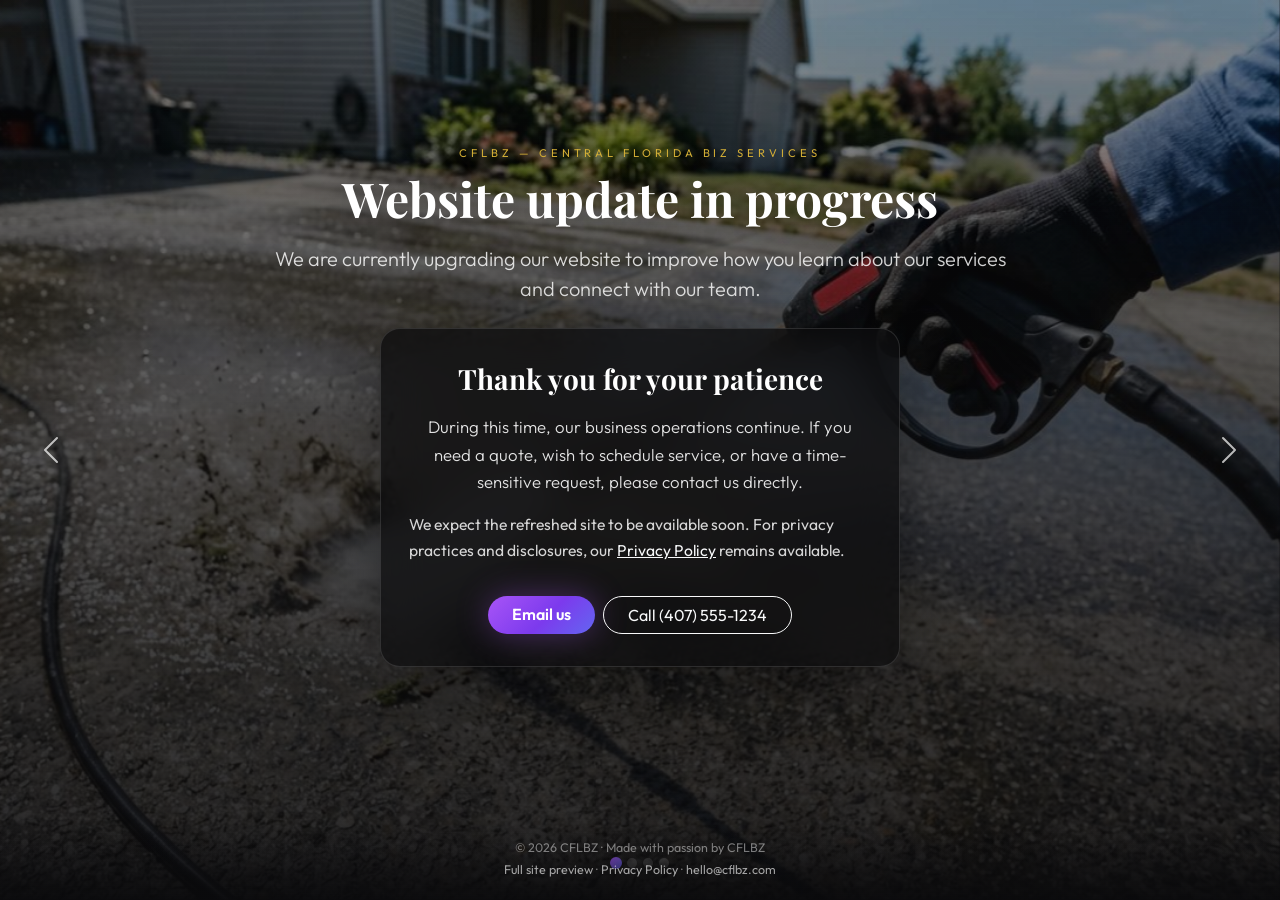
<file: index.html>
<!DOCTYPE html>
<html lang="en">
<head>
  <meta charset="UTF-8">
  <meta name="viewport" content="width=device-width, initial-scale=1.0">
  <meta name="description" content="CFLBZ — Central Florida Biz Services. Our website is being updated. Contact us for service inquiries.">
  <title>Website update in progress | CFLBZ</title>
  <link rel="preload" as="image" href="assets/images/hero-1.jpg" fetchpriority="high">
  <link rel="preconnect" href="https://fonts.googleapis.com">
  <link rel="preconnect" href="https://fonts.gstatic.com" crossorigin>
  <link href="https://fonts.googleapis.com/css2?family=Outfit:wght@300;400;500;600;700&family=Playfair+Display:ital,wght@0,600;0,700;1,600&display=swap" rel="stylesheet">
  <link href="https://cdn.jsdelivr.net/npm/bootstrap@5.3.3/dist/css/bootstrap.min.css" rel="stylesheet" integrity="sha384-QWTKZyjpPEjISv5WaRU9OFeRpok6YctnYmDr5pNlyT2bRjXh0JMhjY6hW+ALEwIH" crossorigin="anonymous">
  <link rel="stylesheet" href="assets/css/style.css">
  <style>
    /* Coming soon: full hero + content (uses global .hero-* where applicable) */
    .cs-hero-page {
      min-height: 100vh;
      min-height: 100dvh;
      position: relative;
    }
    .cs-hero-page .hero-carousel,
    .cs-hero-page .hero-carousel .carousel-inner,
    .cs-hero-page .hero-carousel .carousel-item {
      min-height: 100vh;
      min-height: 100dvh;
    }
    .cs-hero-page .hero-img {
      height: 100vh;
      height: 100dvh;
    }
    .cs-hero-page .hero-content {
      padding-top: 2rem;
      padding-bottom: 7.5rem;
      overflow-y: auto;
    }
    .cs-status {
      max-width: 520px;
      margin-left: auto;
      margin-right: auto;
      background: rgba(10, 10, 12, 0.72);
      backdrop-filter: blur(20px);
      -webkit-backdrop-filter: blur(20px);
      border: 1px solid rgba(255, 255, 255, 0.12);
      border-radius: 1.25rem;
      padding: 2rem 1.75rem;
      box-shadow: 0 20px 60px rgba(0, 0, 0, 0.45);
    }
    .cs-status h2 {
      font-family: var(--font-display);
      font-size: clamp(1.35rem, 3.5vw, 1.75rem);
      font-weight: 700;
      color: #fff;
      margin-bottom: 1rem;
      line-height: 1.3;
    }
    .cs-status p {
      color: rgba(255, 255, 255, 0.82);
      font-size: 0.98rem;
      line-height: 1.65;
      margin-bottom: 0.85rem;
    }
    .cs-status p:last-of-type {
      margin-bottom: 0;
    }
    .cs-status .lead {
      color: rgba(255, 255, 255, 0.88);
      font-size: 1.05rem;
    }
    .cs-foot {
      position: absolute;
      bottom: 0;
      left: 0;
      right: 0;
      z-index: 3;
      padding: 1rem 1.25rem 1.25rem;
      text-align: center;
      font-size: 0.78rem;
      color: rgba(255, 255, 255, 0.45);
      background: linear-gradient(0deg, rgba(10, 10, 12, 0.9) 0%, transparent 100%);
    }
    .cs-foot a {
      color: rgba(255, 255, 255, 0.62);
      text-decoration: none;
    }
    .cs-foot a:hover {
      color: var(--accent-gold);
    }

    @media (max-width: 767.98px) {
      .cs-hero-page .hero-content {
        justify-content: flex-start;
        padding-top: 5.1rem;
        padding-bottom: 7.6rem;
      }

      .cs-status {
        max-width: 100%;
        padding: 1.35rem 1.1rem;
        border-radius: 1rem;
      }

      .cs-status p {
        font-size: 0.94rem;
      }

      .cs-foot {
        font-size: 0.72rem;
        padding-bottom: 0.95rem;
      }
    }

    @media (max-width: 575.98px) {
      .cs-status .btn {
        width: min(100%, 320px);
      }

      .cs-hero-page .carousel-control-prev,
      .cs-hero-page .carousel-control-next {
        width: 14%;
      }
    }
  </style>
</head>
<body>
  <div class="cs-hero-page hero-wrap">
    <div id="csHeroCarousel" class="carousel slide carousel-fade hero-carousel" data-bs-ride="carousel" data-bs-interval="5500" data-bs-pause="false">
      <div class="carousel-indicators hero-indicators">
        <button type="button" data-bs-target="#csHeroCarousel" data-bs-slide-to="0" class="active" aria-current="true" aria-label="Slide 1"></button>
        <button type="button" data-bs-target="#csHeroCarousel" data-bs-slide-to="1" aria-label="Slide 2"></button>
        <button type="button" data-bs-target="#csHeroCarousel" data-bs-slide-to="2" aria-label="Slide 3"></button>
        <button type="button" data-bs-target="#csHeroCarousel" data-bs-slide-to="3" aria-label="Slide 4"></button>
      </div>
      <div class="carousel-inner h-100">
        <div class="carousel-item active h-100">
          <img src="assets/images/hero-1.jpg" class="d-block w-100 hero-img" width="1920" height="1080" alt="Professional pressure washing services" fetchpriority="high" decoding="async">
        </div>
        <div class="carousel-item h-100">
          <img src="assets/images/hero-2.jpg" class="d-block w-100 hero-img" width="1920" height="1080" alt="Lawn care and property services" loading="lazy" decoding="async">
        </div>
        <div class="carousel-item h-100">
          <img src="assets/images/hero-3.jpg" class="d-block w-100 hero-img" width="1920" height="1080" alt="Handyman and skilled trades" loading="lazy" decoding="async">
        </div>
        <div class="carousel-item h-100">
          <img src="assets/images/hero-4.jpg" class="d-block w-100 hero-img" width="1920" height="1080" alt="Patio and exterior services" loading="lazy" decoding="async">
        </div>
      </div>
      <button class="carousel-control-prev" type="button" data-bs-target="#csHeroCarousel" data-bs-slide="prev" aria-label="Previous slide">
        <span class="carousel-control-prev-icon" aria-hidden="true"></span>
      </button>
      <button class="carousel-control-next" type="button" data-bs-target="#csHeroCarousel" data-bs-slide="next" aria-label="Next slide">
        <span class="carousel-control-next-icon" aria-hidden="true"></span>
      </button>
    </div>

    <div class="hero-overlay"></div>

    <div class="hero-content container text-center text-white">
      <p class="hero-eyebrow text-uppercase mb-2 small">CFLBZ — Central Florida Biz Services</p>
      <h1 class="display-5 display-md-4 fw-bold mb-3">Website update in progress</h1>
      <p class="lead col-lg-8 mx-auto text-white-75 mb-4">We are currently upgrading our website to improve how you learn about our services and connect with our team.</p>

      <div class="cs-status text-start">
        <h2 class="text-center">Thank you for your patience</h2>
        <p class="lead text-center mb-3">During this time, our business operations continue. If you need a quote, wish to schedule service, or have a time-sensitive request, please contact us directly.</p>
        <p>We expect the refreshed site to be available soon. For privacy practices and disclosures, our <a href="privacy.html" class="link-light">Privacy Policy</a> remains available.</p>
        <div class="d-flex flex-wrap gap-2 justify-content-center mt-4 pt-2">
          <a href="mailto:hello@cflbz.com?subject=CFLBZ%20inquiry%20—%20website%20update%20period" class="btn btn-primary rounded-pill px-4 shadow-glow">Email us</a>
          <a href="tel:+14075551234" class="btn btn-outline-light rounded-pill px-4">Call (407) 555-1234</a>
        </div>
      </div>
    </div>

    <footer class="cs-foot">
      &copy; <span id="year"></span> CFLBZ · Made with passion by CFLBZ
      <span class="d-block mt-1">
        <a href="home.html">Full site preview</a>
        <span aria-hidden="true"> · </span>
        <a href="privacy.html">Privacy Policy</a>
        <span aria-hidden="true"> · </span>
        <a href="mailto:hello@cflbz.com">hello@cflbz.com</a>
      </span>
    </footer>
  </div>

  <script src="https://cdn.jsdelivr.net/npm/bootstrap@5.3.3/dist/js/bootstrap.bundle.min.js" integrity="sha384-YvpcrYf0tY3lHB60NNkmXc5s9fDVZLESaAA55NDzOxhy9GkcIdslK1eN7N6jIeHz" crossorigin="anonymous"></script>
  <script>
    document.getElementById("year").textContent = new Date().getFullYear();
    var el = document.getElementById("csHeroCarousel");
    if (el && typeof bootstrap !== "undefined" && bootstrap.Carousel) {
      bootstrap.Carousel.getOrCreateInstance(el, { interval: 5500, ride: "carousel", pause: false, wrap: true }).cycle();
    }
  </script>
</body>
</html>
</file>
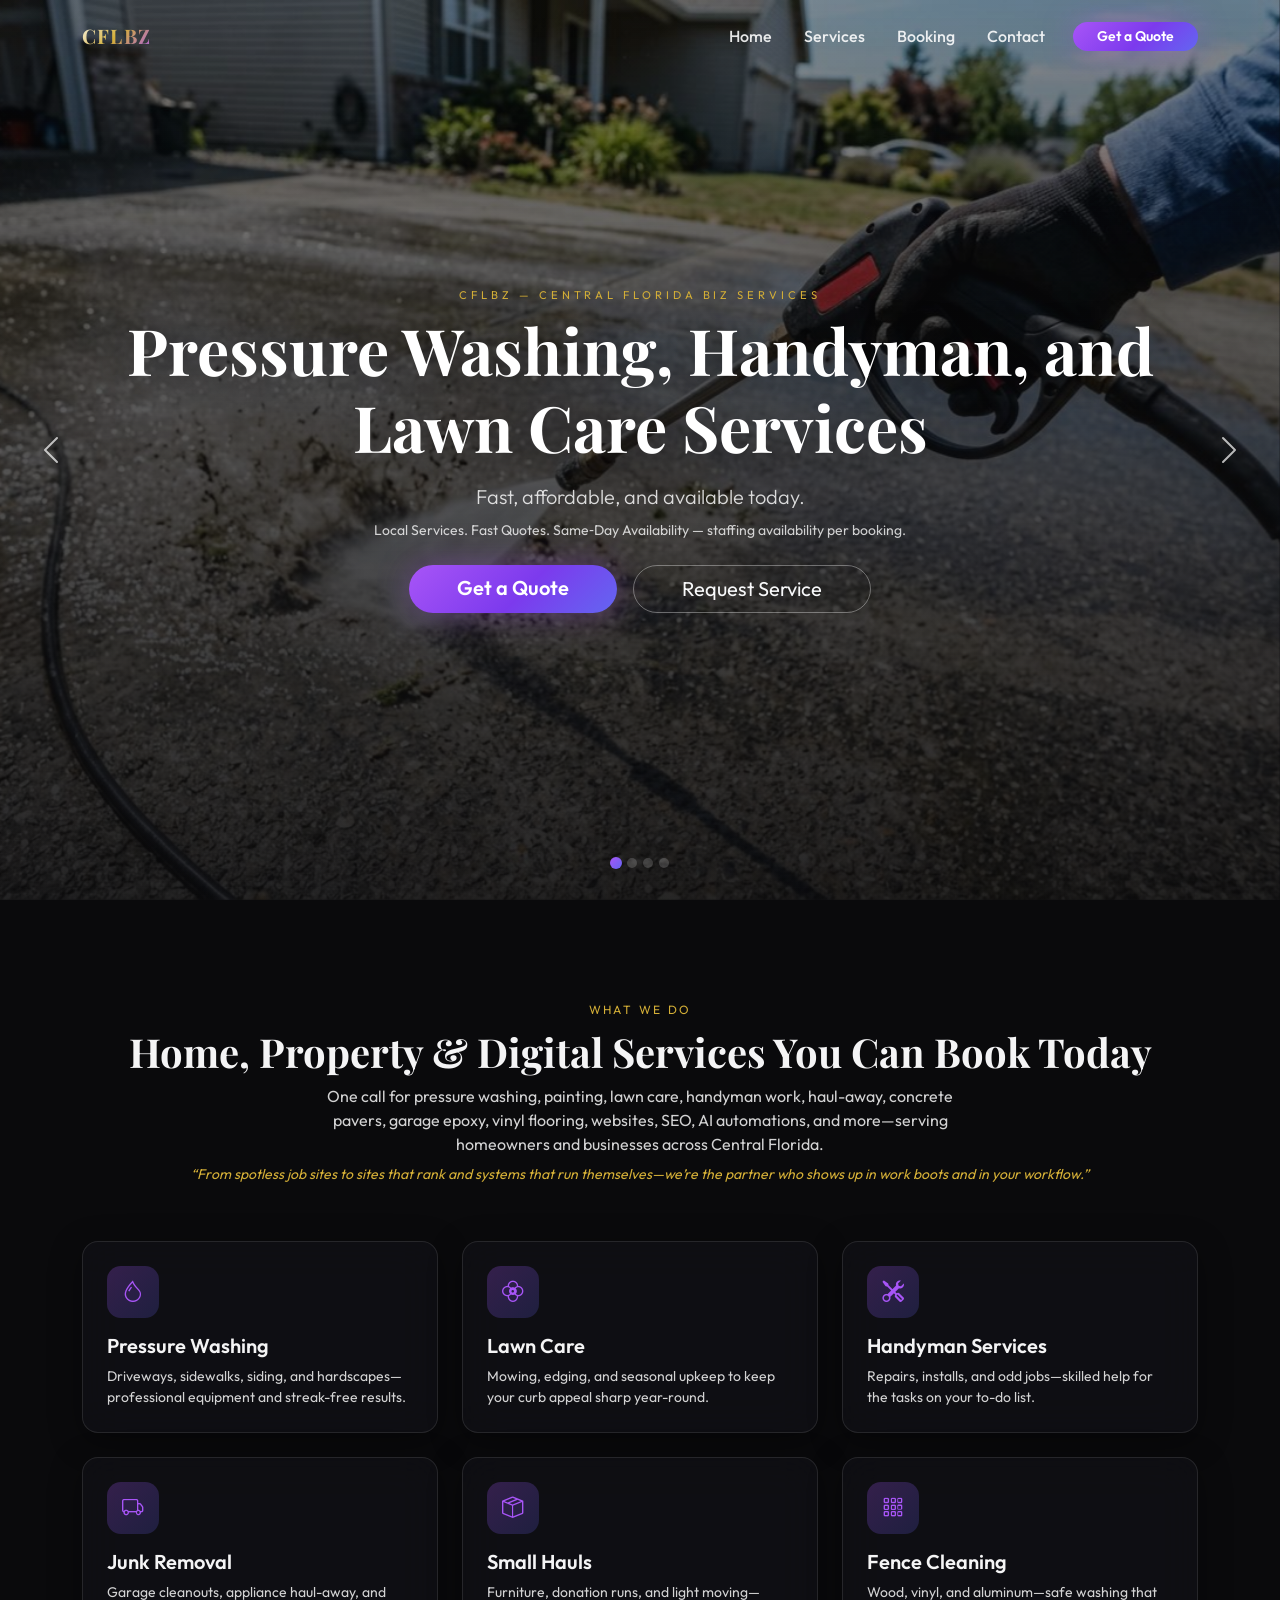
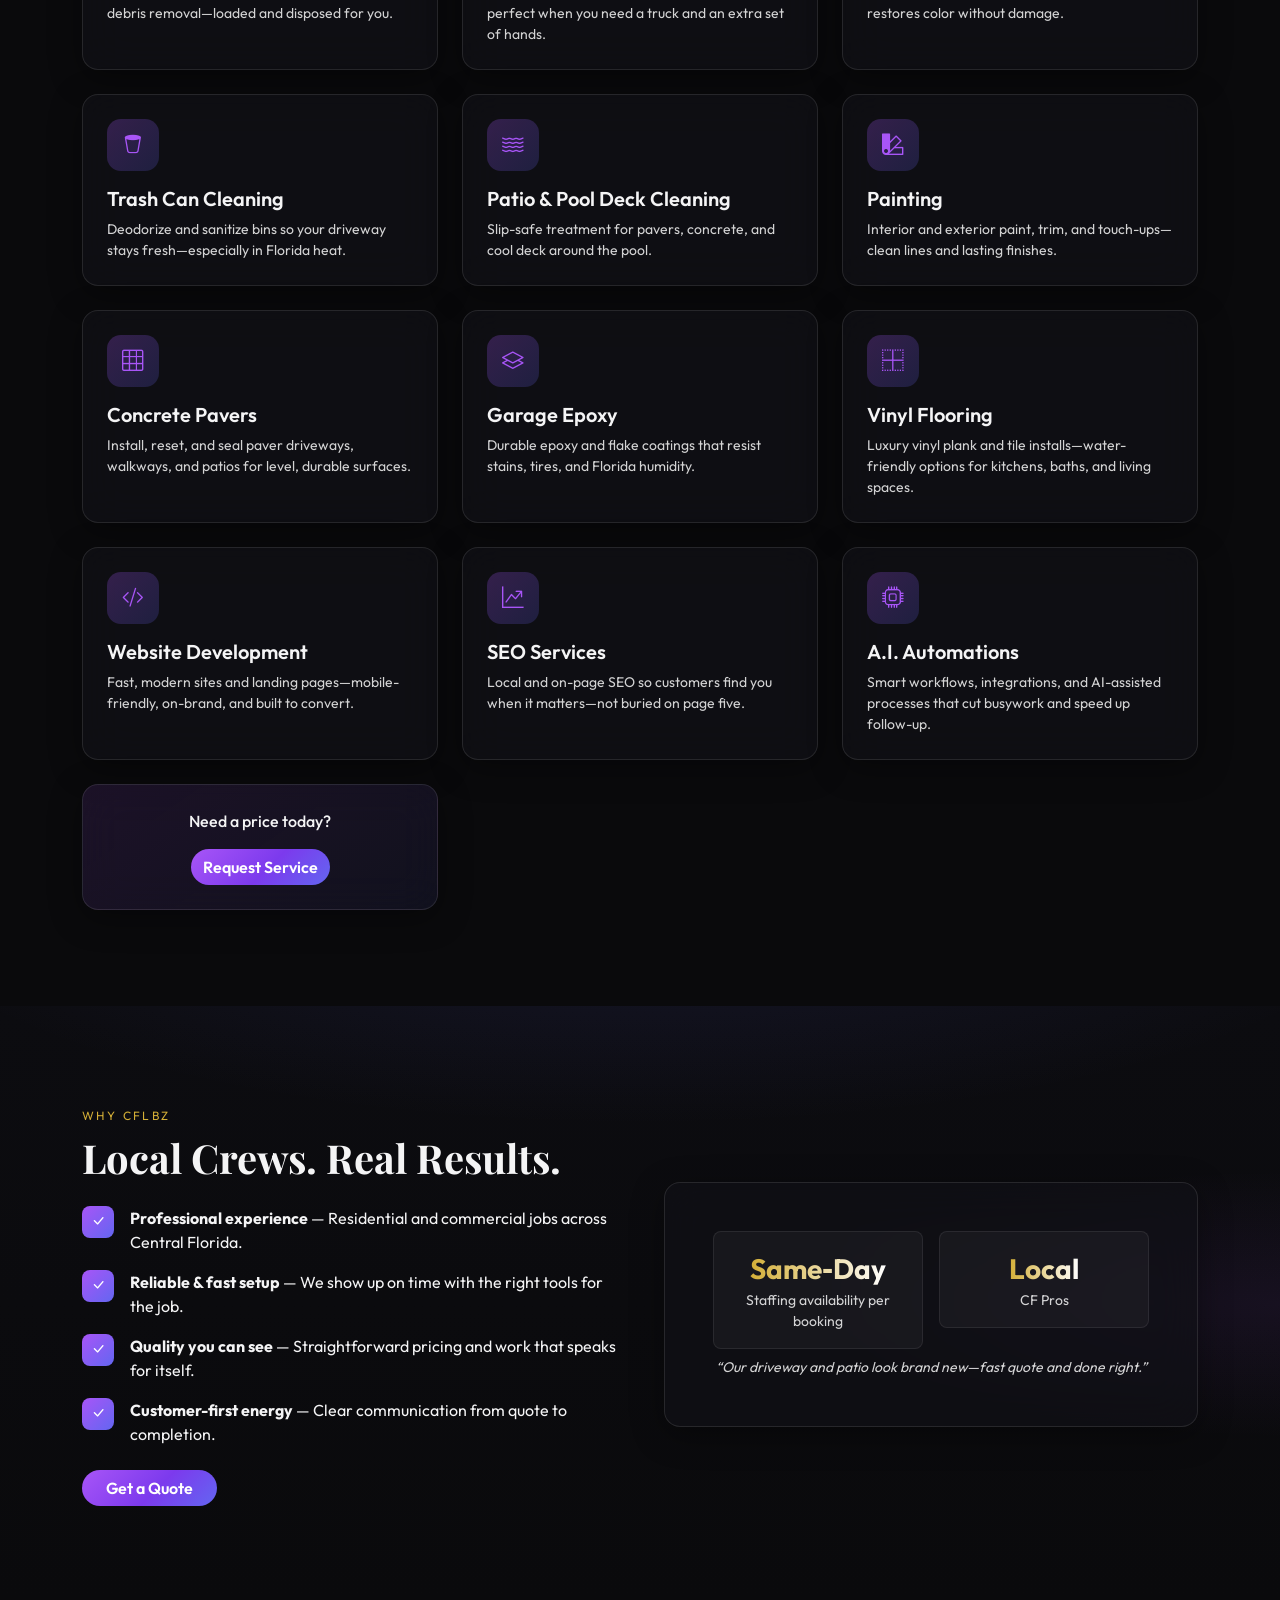
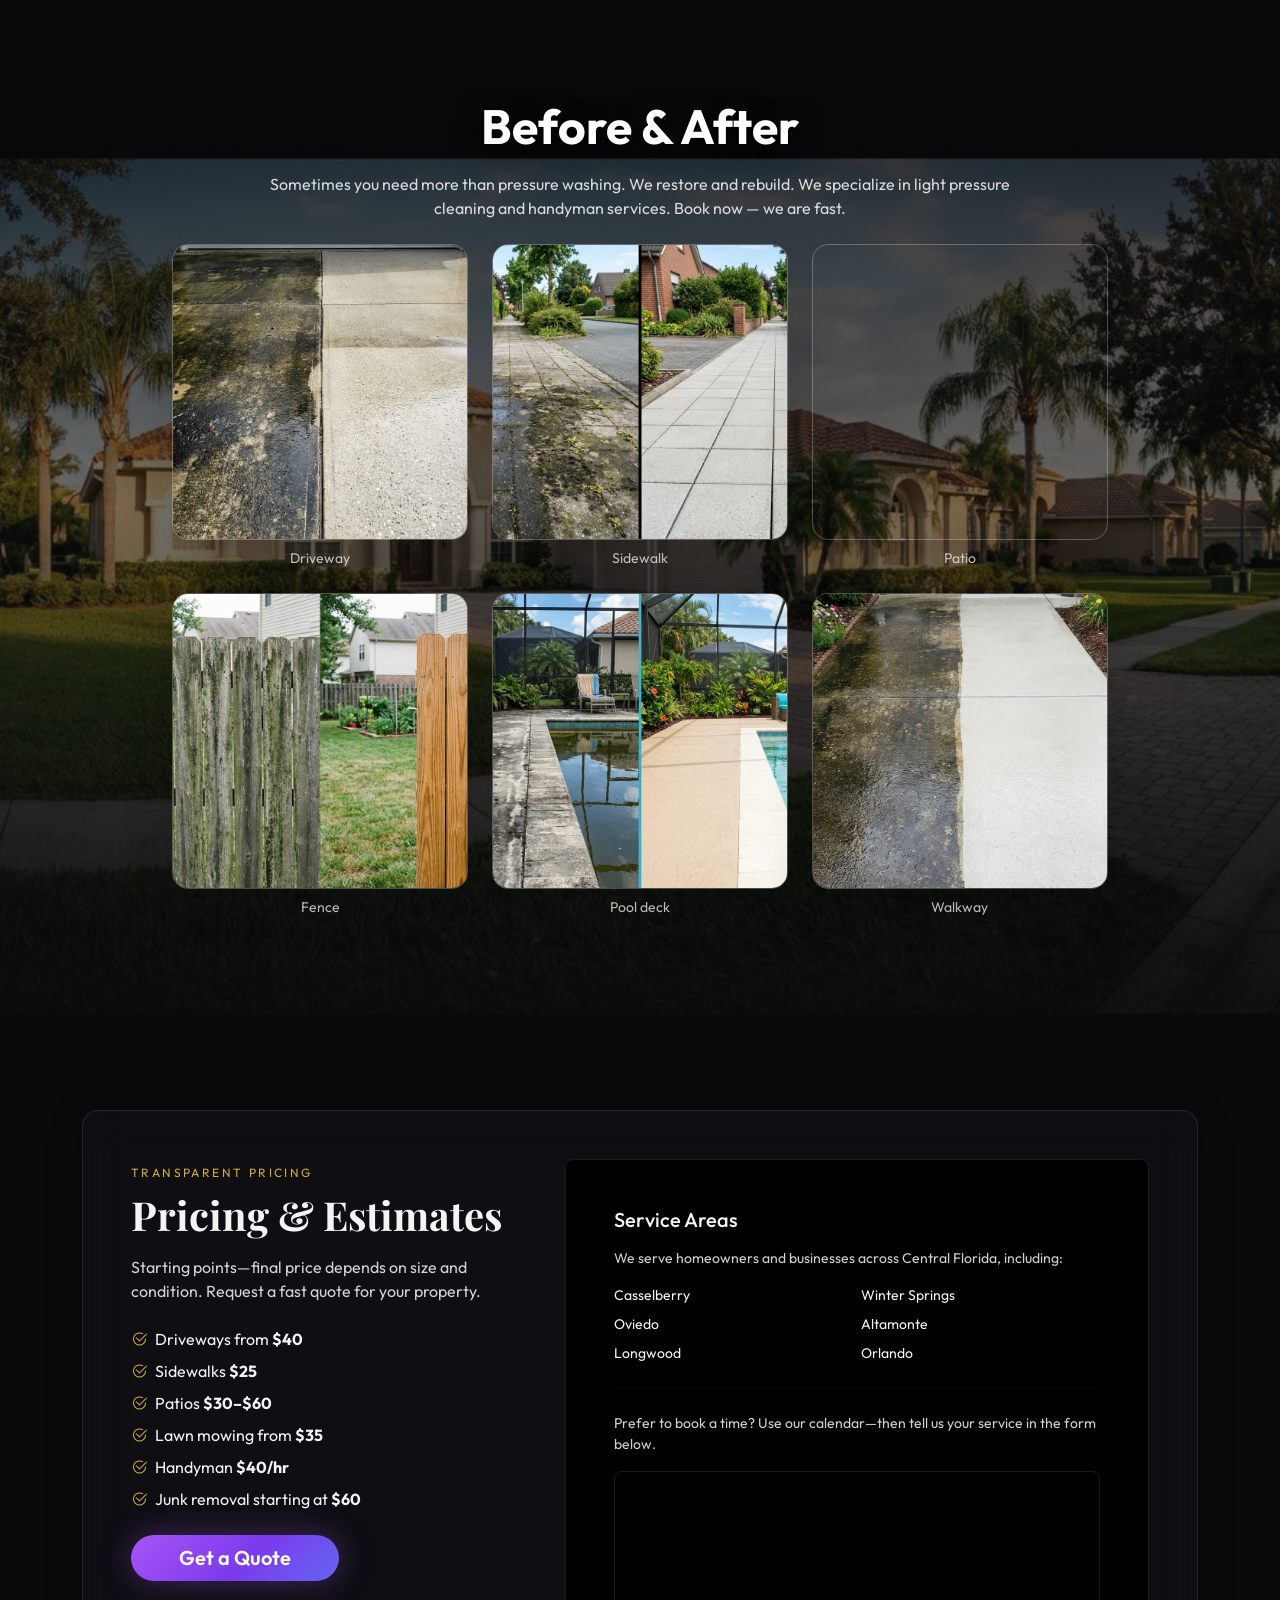
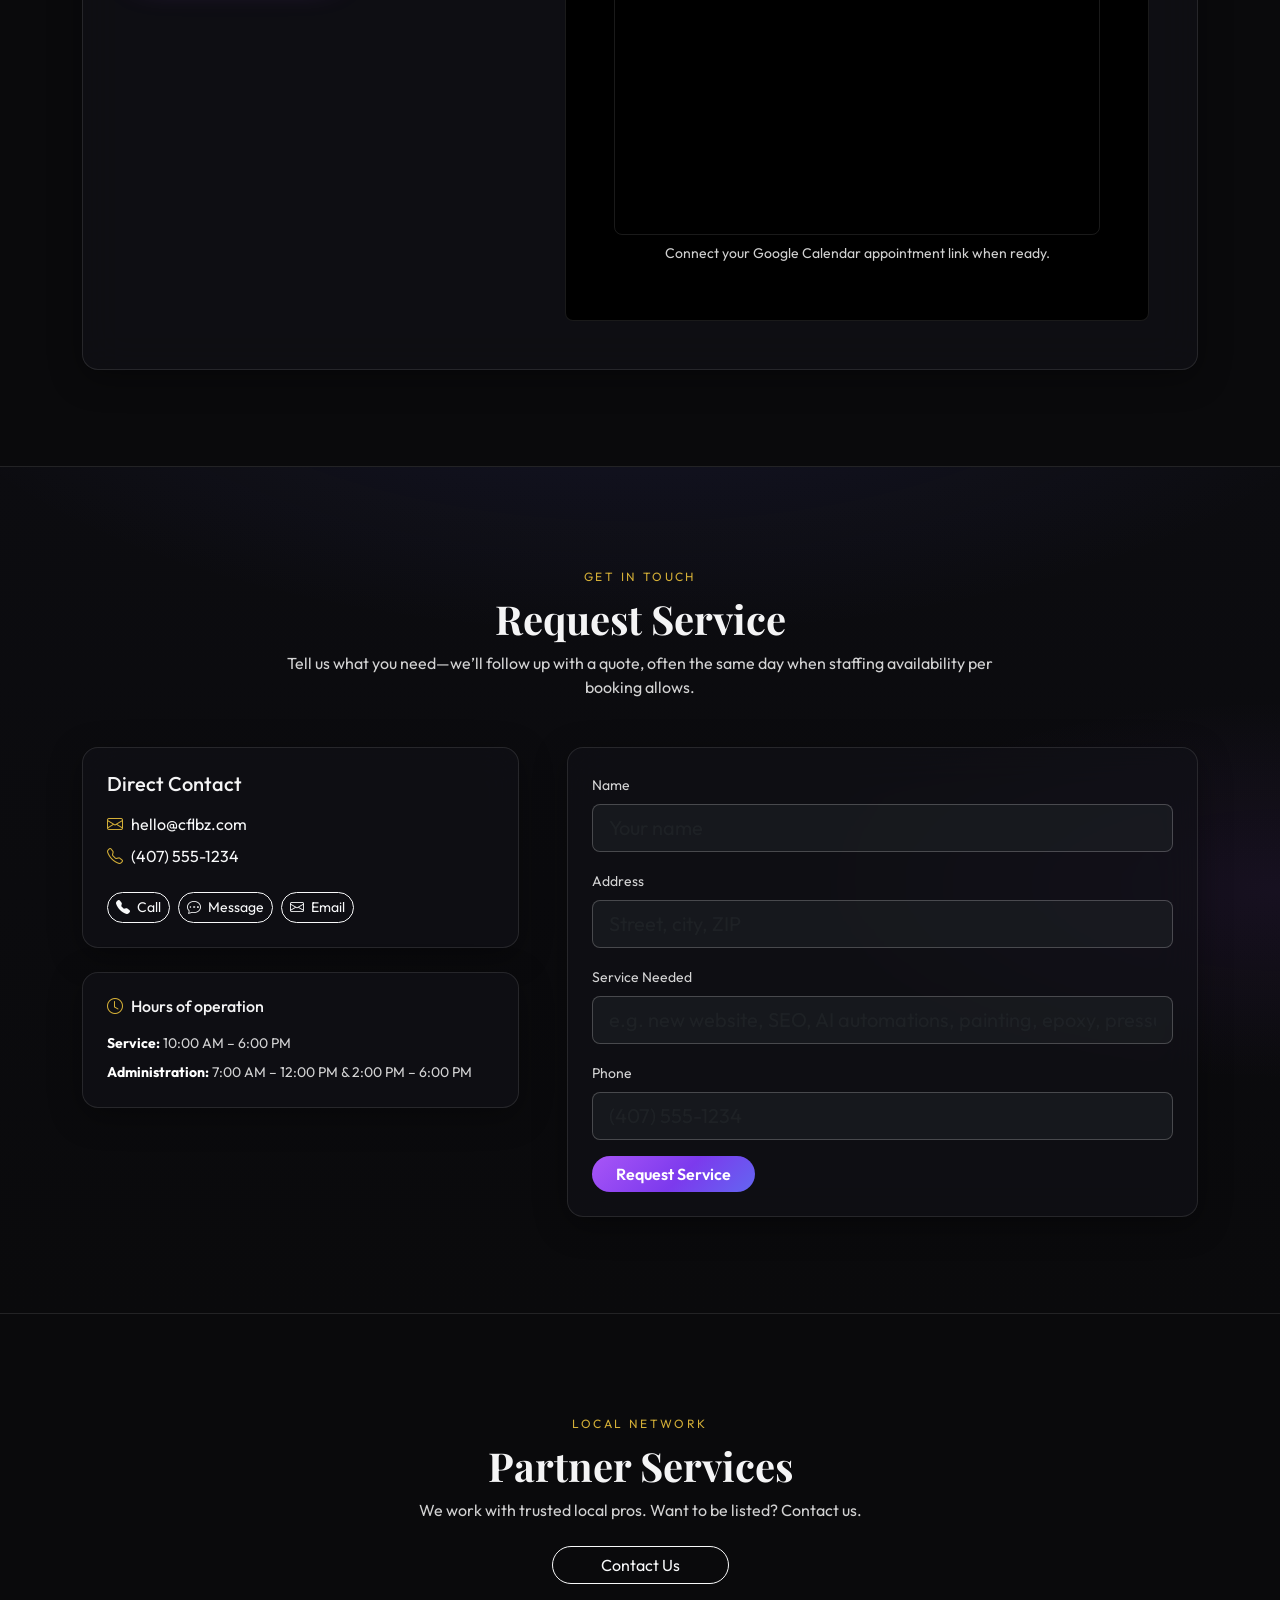
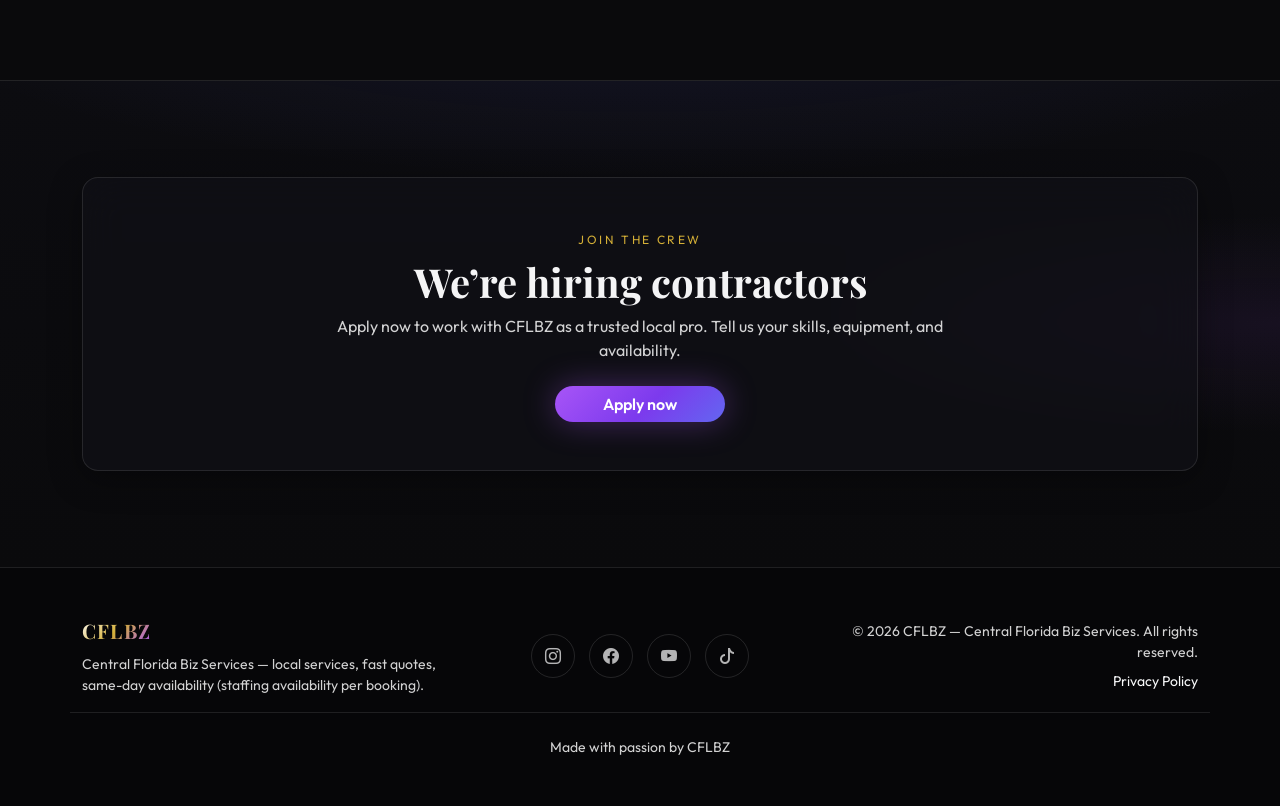
<file: home.html>
<!DOCTYPE html>
<html lang="en">
<head>
  <meta charset="UTF-8">
  <meta name="viewport" content="width=device-width, initial-scale=1.0">
  <meta name="description" content="CFLBZ — Central Florida Biz Services. Property services, website development, SEO, AI automations, and more. Fast quotes; same-day availability subject to staffing availability per booking.">
  <title>CFLBZ | Central Florida Biz Services</title>
  <link rel="preload" as="image" href="assets/images/hero-1.jpg" fetchpriority="high">
  <link rel="preconnect" href="https://fonts.googleapis.com">
  <link rel="preconnect" href="https://fonts.gstatic.com" crossorigin>
  <link href="https://fonts.googleapis.com/css2?family=Outfit:wght@300;400;500;600;700&family=Playfair+Display:ital,wght@0,600;0,700;1,600&display=swap" rel="stylesheet">
  <link href="https://cdn.jsdelivr.net/npm/bootstrap@5.3.3/dist/css/bootstrap.min.css" rel="stylesheet" integrity="sha384-QWTKZyjpPEjISv5WaRU9OFeRpok6YctnYmDr5pNlyT2bRjXh0JMhjY6hW+ALEwIH" crossorigin="anonymous">
  <link rel="stylesheet" href="https://cdn.jsdelivr.net/npm/bootstrap-icons@1.11.3/font/bootstrap-icons.min.css">
  <link rel="stylesheet" href="assets/css/style.css">
</head>
<body>
  <!-- NAVBAR -->
  <nav class="navbar navbar-expand-lg navbar-dark fixed-top" id="mainNav" aria-label="Main">
    <div class="container">
      <a class="navbar-brand fw-bold brand-glow" href="#home">CFLBZ</a>
      <button class="navbar-toggler border-0" type="button" data-bs-toggle="collapse" data-bs-target="#navMenu" aria-controls="navMenu" aria-expanded="false" aria-label="Toggle navigation">
        <span class="navbar-toggler-icon"></span>
      </button>
      <div class="collapse navbar-collapse" id="navMenu">
        <ul class="navbar-nav ms-auto align-items-lg-center gap-lg-2">
          <li class="nav-item"><a class="nav-link" href="#home">Home</a></li>
          <li class="nav-item"><a class="nav-link" href="#services">Services</a></li>
          <li class="nav-item"><a class="nav-link" href="#booking">Booking</a></li>
          <li class="nav-item"><a class="nav-link" href="#contact">Contact</a></li>
          <li class="nav-item ms-lg-2">
            <a class="btn btn-primary btn-sm px-4 rounded-pill nav-cta" href="#contact">Get a Quote</a>
          </li>
        </ul>
      </div>
    </div>
  </nav>

  <!-- HERO CAROUSEL -->
  <header id="home" class="hero-wrap">
    <div id="heroCarousel" class="carousel slide carousel-fade hero-carousel" data-bs-ride="carousel" data-bs-interval="6000" data-bs-pause="false">
      <div class="carousel-indicators hero-indicators">
        <button type="button" data-bs-target="#heroCarousel" data-bs-slide-to="0" class="active" aria-current="true" aria-label="Slide 1"></button>
        <button type="button" data-bs-target="#heroCarousel" data-bs-slide-to="1" aria-label="Slide 2"></button>
        <button type="button" data-bs-target="#heroCarousel" data-bs-slide-to="2" aria-label="Slide 3"></button>
        <button type="button" data-bs-target="#heroCarousel" data-bs-slide-to="3" aria-label="Slide 4"></button>
      </div>
      <div class="carousel-inner h-100">
        <div class="carousel-item active h-100">
          <img src="assets/images/hero-1.jpg" class="d-block w-100 hero-img" width="1920" height="1080" alt="Pressure washer wand cleaning a residential driveway" fetchpriority="high" decoding="async">
        </div>
        <div class="carousel-item h-100">
          <img src="assets/images/hero-2.jpg" class="d-block w-100 hero-img" width="1920" height="1080" alt="Lawn care and mowing at a Central Florida home" loading="lazy" decoding="async">
        </div>
        <div class="carousel-item h-100">
          <img src="assets/images/hero-3.jpg" class="d-block w-100 hero-img" width="1920" height="1080" alt="Handyman tools and home repair services" loading="lazy" decoding="async">
        </div>
        <div class="carousel-item h-100">
          <img src="assets/images/hero-4.jpg" class="d-block w-100 hero-img" width="1920" height="1080" alt="Clean patio and pool deck after pressure washing" loading="lazy" decoding="async">
        </div>
      </div>
      <button class="carousel-control-prev" type="button" data-bs-target="#heroCarousel" data-bs-slide="prev" aria-label="Previous slide">
        <span class="carousel-control-prev-icon" aria-hidden="true"></span>
      </button>
      <button class="carousel-control-next" type="button" data-bs-target="#heroCarousel" data-bs-slide="next" aria-label="Next slide">
        <span class="carousel-control-next-icon" aria-hidden="true"></span>
      </button>
      <div class="hero-overlay"></div>
      <div class="hero-content container text-center text-white">
        <p class="hero-eyebrow text-uppercase mb-2 animate-hero" data-animate>CFLBZ — Central Florida Biz Services</p>
        <h1 class="display-3 display-md-2 fw-bold mb-3 animate-hero" data-animate style="--delay: 0.1s">Pressure Washing, Handyman, and Lawn Care Services</h1>
        <p class="lead col-lg-8 mx-auto mb-2 text-white-75 animate-hero" data-animate style="--delay: 0.2s">Fast, affordable, and available today.</p>
        <p class="small text-white-50 col-lg-8 mx-auto mb-4 animate-hero" data-animate style="--delay: 0.28s">Local Services. Fast Quotes. Same‑Day Availability — staffing availability per booking.</p>
        <div class="d-flex flex-wrap gap-3 justify-content-center animate-hero" data-animate style="--delay: 0.35s">
          <a href="#contact" class="btn btn-primary btn-lg px-5 rounded-pill shadow-glow">Get a Quote</a>
          <a href="#contact" class="btn btn-outline-light btn-lg px-5 rounded-pill glass-btn">Request Service</a>
        </div>
      </div>
    </div>
  </header>

  <!-- SERVICES -->
  <section id="services" class="section-padding section-dark">
    <div class="container">
      <div class="text-center mb-5 pb-2 reveal">
        <span class="section-label">What We Do</span>
        <h2 class="section-title mt-2">Home, Property &amp; Digital Services You Can Book Today</h2>
        <p class="text-muted col-lg-7 mx-auto mb-2">One call for pressure washing, painting, lawn care, handyman work, haul-away, concrete pavers, garage epoxy, vinyl flooring, websites, SEO, AI automations, and more—serving homeowners and businesses across Central Florida.</p>
        <p class="small fst-italic text-center col-lg-10 mx-auto mb-0 text-accent">“From spotless job sites to sites that rank and systems that run themselves—we’re the partner who shows up in work boots and in your workflow.”</p>
      </div>
      <div class="row g-4">
        <div class="col-md-6 col-lg-4 reveal">
          <div class="glass-card h-100 p-4 rounded-4 border border-light border-opacity-10 position-relative">
            <div class="icon-wrap mb-3"><i class="bi bi-droplet"></i></div>
            <h3 class="h5 fw-semibold mb-2">Pressure Washing</h3>
            <p class="text-muted small mb-0">Driveways, sidewalks, siding, and hardscapes—professional equipment and streak-free results.</p>
            <a href="#contact" class="stretched-link z-1" aria-label="Book Pressure Washing — go to contact form"></a>
          </div>
        </div>
        <div class="col-md-6 col-lg-4 reveal">
          <div class="glass-card h-100 p-4 rounded-4 border border-light border-opacity-10 position-relative">
            <div class="icon-wrap mb-3"><i class="bi bi-flower2"></i></div>
            <h3 class="h5 fw-semibold mb-2">Lawn Care</h3>
            <p class="text-muted small mb-0">Mowing, edging, and seasonal upkeep to keep your curb appeal sharp year-round.</p>
            <a href="#contact" class="stretched-link z-1" aria-label="Book Lawn Care — go to contact form"></a>
          </div>
        </div>
        <div class="col-md-6 col-lg-4 reveal">
          <div class="glass-card h-100 p-4 rounded-4 border border-light border-opacity-10 position-relative">
            <div class="icon-wrap mb-3"><i class="bi bi-tools"></i></div>
            <h3 class="h5 fw-semibold mb-2">Handyman Services</h3>
            <p class="text-muted small mb-0">Repairs, installs, and odd jobs—skilled help for the tasks on your to-do list.</p>
            <a href="#contact" class="stretched-link z-1" aria-label="Book Handyman Services — go to contact form"></a>
          </div>
        </div>
        <div class="col-md-6 col-lg-4 reveal">
          <div class="glass-card h-100 p-4 rounded-4 border border-light border-opacity-10 position-relative">
            <div class="icon-wrap mb-3"><i class="bi bi-truck"></i></div>
            <h3 class="h5 fw-semibold mb-2">Junk Removal</h3>
            <p class="text-muted small mb-0">Garage cleanouts, appliance haul-away, and debris removal—loaded and disposed for you.</p>
            <a href="#contact" class="stretched-link z-1" aria-label="Book Junk Removal — go to contact form"></a>
          </div>
        </div>
        <div class="col-md-6 col-lg-4 reveal">
          <div class="glass-card h-100 p-4 rounded-4 border border-light border-opacity-10 position-relative">
            <div class="icon-wrap mb-3"><i class="bi bi-box-seam"></i></div>
            <h3 class="h5 fw-semibold mb-2">Small Hauls</h3>
            <p class="text-muted small mb-0">Furniture, donation runs, and light moving—perfect when you need a truck and an extra set of hands.</p>
            <a href="#contact" class="stretched-link z-1" aria-label="Book Small Hauls — go to contact form"></a>
          </div>
        </div>
        <div class="col-md-6 col-lg-4 reveal">
          <div class="glass-card h-100 p-4 rounded-4 border border-light border-opacity-10 position-relative">
            <div class="icon-wrap mb-3"><i class="bi bi-grid-3x3-gap"></i></div>
            <h3 class="h5 fw-semibold mb-2">Fence Cleaning</h3>
            <p class="text-muted small mb-0">Wood, vinyl, and aluminum—safe washing that restores color without damage.</p>
            <a href="#contact" class="stretched-link z-1" aria-label="Book Fence Cleaning — go to contact form"></a>
          </div>
        </div>
        <div class="col-md-6 col-lg-4 reveal">
          <div class="glass-card h-100 p-4 rounded-4 border border-light border-opacity-10 position-relative">
            <div class="icon-wrap mb-3"><i class="bi bi-trash2"></i></div>
            <h3 class="h5 fw-semibold mb-2">Trash Can Cleaning</h3>
            <p class="text-muted small mb-0">Deodorize and sanitize bins so your driveway stays fresh—especially in Florida heat.</p>
            <a href="#contact" class="stretched-link z-1" aria-label="Book Trash Can Cleaning — go to contact form"></a>
          </div>
        </div>
        <div class="col-md-6 col-lg-4 reveal">
          <div class="glass-card h-100 p-4 rounded-4 border border-light border-opacity-10 position-relative">
            <div class="icon-wrap mb-3"><i class="bi bi-water"></i></div>
            <h3 class="h5 fw-semibold mb-2">Patio &amp; Pool Deck Cleaning</h3>
            <p class="text-muted small mb-0">Slip-safe treatment for pavers, concrete, and cool deck around the pool.</p>
            <a href="#contact" class="stretched-link z-1" aria-label="Book Patio and Pool Deck Cleaning — go to contact form"></a>
          </div>
        </div>
        <div class="col-md-6 col-lg-4 reveal">
          <div class="glass-card h-100 p-4 rounded-4 border border-light border-opacity-10 position-relative">
            <div class="icon-wrap mb-3"><i class="bi bi-palette2"></i></div>
            <h3 class="h5 fw-semibold mb-2">Painting</h3>
            <p class="text-muted small mb-0">Interior and exterior paint, trim, and touch-ups—clean lines and lasting finishes.</p>
            <a href="#contact" class="stretched-link z-1" aria-label="Book Painting — go to contact form"></a>
          </div>
        </div>
        <div class="col-md-6 col-lg-4 reveal">
          <div class="glass-card h-100 p-4 rounded-4 border border-light border-opacity-10 position-relative">
            <div class="icon-wrap mb-3"><i class="bi bi-grid-3x3"></i></div>
            <h3 class="h5 fw-semibold mb-2">Concrete Pavers</h3>
            <p class="text-muted small mb-0">Install, reset, and seal paver driveways, walkways, and patios for level, durable surfaces.</p>
            <a href="#contact" class="stretched-link z-1" aria-label="Book Concrete Pavers — go to contact form"></a>
          </div>
        </div>
        <div class="col-md-6 col-lg-4 reveal">
          <div class="glass-card h-100 p-4 rounded-4 border border-light border-opacity-10 position-relative">
            <div class="icon-wrap mb-3"><i class="bi bi-layers"></i></div>
            <h3 class="h5 fw-semibold mb-2">Garage Epoxy</h3>
            <p class="text-muted small mb-0">Durable epoxy and flake coatings that resist stains, tires, and Florida humidity.</p>
            <a href="#contact" class="stretched-link z-1" aria-label="Book Garage Epoxy — go to contact form"></a>
          </div>
        </div>
        <div class="col-md-6 col-lg-4 reveal">
          <div class="glass-card h-100 p-4 rounded-4 border border-light border-opacity-10 position-relative">
            <div class="icon-wrap mb-3"><i class="bi bi-border-inner"></i></div>
            <h3 class="h5 fw-semibold mb-2">Vinyl Flooring</h3>
            <p class="text-muted small mb-0">Luxury vinyl plank and tile installs—water-friendly options for kitchens, baths, and living spaces.</p>
            <a href="#contact" class="stretched-link z-1" aria-label="Book Vinyl Flooring — go to contact form"></a>
          </div>
        </div>
        <div class="col-md-6 col-lg-4 reveal">
          <div class="glass-card h-100 p-4 rounded-4 border border-light border-opacity-10 position-relative">
            <div class="icon-wrap mb-3"><i class="bi bi-code-slash"></i></div>
            <h3 class="h5 fw-semibold mb-2">Website Development</h3>
            <p class="text-muted small mb-0">Fast, modern sites and landing pages—mobile-friendly, on-brand, and built to convert.</p>
            <a href="#contact" class="stretched-link z-1" aria-label="Book Website Development — go to contact form"></a>
          </div>
        </div>
        <div class="col-md-6 col-lg-4 reveal">
          <div class="glass-card h-100 p-4 rounded-4 border border-light border-opacity-10 position-relative">
            <div class="icon-wrap mb-3"><i class="bi bi-graph-up-arrow"></i></div>
            <h3 class="h5 fw-semibold mb-2">SEO Services</h3>
            <p class="text-muted small mb-0">Local and on-page SEO so customers find you when it matters—not buried on page five.</p>
            <a href="#contact" class="stretched-link z-1" aria-label="Book SEO Services — go to contact form"></a>
          </div>
        </div>
        <div class="col-md-6 col-lg-4 reveal">
          <div class="glass-card h-100 p-4 rounded-4 border border-light border-opacity-10 position-relative">
            <div class="icon-wrap mb-3"><i class="bi bi-cpu"></i></div>
            <h3 class="h5 fw-semibold mb-2">A.I. Automations</h3>
            <p class="text-muted small mb-0">Smart workflows, integrations, and AI-assisted processes that cut busywork and speed up follow-up.</p>
            <a href="#contact" class="stretched-link z-1" aria-label="Book A.I. Automations — go to contact form"></a>
          </div>
        </div>
        <div class="col-md-6 col-lg-4 reveal d-flex align-items-stretch">
          <div class="glass-card h-100 p-4 rounded-4 border border-light border-opacity-10 w-100 d-flex flex-column justify-content-center text-center cta-mini position-relative">
            <p class="mb-3 fw-medium">Need a price today?</p>
            <p class="mb-0"><span class="btn btn-primary rounded-pill">Request Service</span></p>
            <a href="#contact" class="stretched-link z-1" aria-label="Need a price today — go to booking and contact form"></a>
          </div>
        </div>
      </div>
    </div>
  </section>

  <!-- WHY CHOOSE US -->
  <section id="why" class="section-padding section-gradient">
    <div class="container">
      <div class="row align-items-center g-5">
        <div class="col-lg-6 reveal">
          <span class="section-label">Why CFLBZ</span>
          <h2 class="section-title mt-2 mb-4">Local Crews. Real Results.</h2>
          <ul class="why-list list-unstyled mb-0">
            <li class="d-flex gap-3 mb-3"><span class="why-check"><i class="bi bi-check-lg"></i></span><span><strong>Professional experience</strong> — Residential and commercial jobs across Central Florida.</span></li>
            <li class="d-flex gap-3 mb-3"><span class="why-check"><i class="bi bi-check-lg"></i></span><span><strong>Reliable &amp; fast setup</strong> — We show up on time with the right tools for the job.</span></li>
            <li class="d-flex gap-3 mb-3"><span class="why-check"><i class="bi bi-check-lg"></i></span><span><strong>Quality you can see</strong> — Straightforward pricing and work that speaks for itself.</span></li>
            <li class="d-flex gap-3"><span class="why-check"><i class="bi bi-check-lg"></i></span><span><strong>Customer-first energy</strong> — Clear communication from quote to completion.</span></li>
          </ul>
          <a href="#contact" class="btn btn-primary rounded-pill mt-4 px-4">Get a Quote</a>
        </div>
        <div class="col-lg-6 reveal">
          <div class="glass-card p-4 p-md-5 rounded-4 border border-light border-opacity-10 why-card">
            <div class="row g-3 text-center">
              <div class="col-6">
                <div class="stat-box rounded-3 p-3"><span class="stat-num">Same‑Day</span><span class="stat-label d-block small text-muted">Staffing availability per booking</span></div>
              </div>
              <div class="col-6">
                <div class="stat-box rounded-3 p-3"><span class="stat-num">Local</span><span class="stat-label d-block small text-muted">CF Pros</span></div>
              </div>
              <div class="col-12 mt-2">
                <p class="small text-muted mb-0 fst-italic">“Our driveway and patio look brand new—fast quote and done right.”</p>
              </div>
            </div>
          </div>
        </div>
      </div>
    </div>
  </section>

  <!-- BEFORE / AFTER GALLERY (same section shell as former experience strip) -->
  <section id="experience" class="experience-section position-relative overflow-hidden">
    <div class="experience-bg" role="img" aria-label="Clean residential property after professional services"></div>
    <div class="experience-overlay"></div>
    <div class="container position-relative z-1 py-5 my-lg-5 text-center">
      <h2 class="display-5 fw-bold text-white mb-3 text-shadow reveal">Before &amp; After</h2>
      <p class="col-lg-8 mx-auto text-white-75 mb-4 reveal">Sometimes you need more than pressure washing. We restore and rebuild. We specialize in light pressure cleaning and handyman services. Book now — we are fast.</p>
      <div class="row g-3 g-md-4 justify-content-center reveal mx-auto" style="max-width: 960px;">
        <div class="col-6 col-md-4">
          <div class="ratio ratio-1x1 rounded-4 overflow-hidden border border-light border-opacity-25 shadow-lg">
            <img src="assets/images/gallery-1.jpg" class="object-fit-cover w-100 h-100" width="400" height="400" alt="Driveway pressure washing before and after" loading="lazy" decoding="async">
          </div>
          <p class="small text-white-50 mt-2 mb-0">Driveway</p>
        </div>
        <div class="col-6 col-md-4">
          <div class="ratio ratio-1x1 rounded-4 overflow-hidden border border-light border-opacity-25 shadow-lg">
            <img src="assets/images/gallery-2.jpg" class="object-fit-cover w-100 h-100" width="400" height="400" alt="Sidewalk cleaning before and after" loading="lazy" decoding="async">
          </div>
          <p class="small text-white-50 mt-2 mb-0">Sidewalk</p>
        </div>
        <div class="col-6 col-md-4">
          <div class="ratio ratio-1x1 rounded-4 overflow-hidden border border-light border-opacity-25 shadow-lg">
            <img src="assets/images/gallery-3.jpg" class="object-fit-cover w-100 h-100" width="400" height="400" alt="Patio surface restoration before and after" loading="lazy" decoding="async">
          </div>
          <p class="small text-white-50 mt-2 mb-0">Patio</p>
        </div>
        <div class="col-6 col-md-4">
          <div class="ratio ratio-1x1 rounded-4 overflow-hidden border border-light border-opacity-25 shadow-lg">
            <img src="assets/images/gallery-4.jpg" class="object-fit-cover w-100 h-100" width="400" height="400" alt="Fence washing before and after" loading="lazy" decoding="async">
          </div>
          <p class="small text-white-50 mt-2 mb-0">Fence</p>
        </div>
        <div class="col-6 col-md-4">
          <div class="ratio ratio-1x1 rounded-4 overflow-hidden border border-light border-opacity-25 shadow-lg">
            <img src="assets/images/gallery-5.jpg" class="object-fit-cover w-100 h-100" width="400" height="400" alt="Pool deck cleaning before and after" loading="lazy" decoding="async">
          </div>
          <p class="small text-white-50 mt-2 mb-0">Pool deck</p>
        </div>
        <div class="col-6 col-md-4">
          <div class="ratio ratio-1x1 rounded-4 overflow-hidden border border-light border-opacity-25 shadow-lg">
            <img src="assets/images/gallery-6.jpg" class="object-fit-cover w-100 h-100" width="400" height="400" alt="Concrete walkway brightening before and after" loading="lazy" decoding="async">
          </div>
          <p class="small text-white-50 mt-2 mb-0">Walkway</p>
        </div>
      </div>
    </div>
  </section>

  <!-- PRICING & SERVICE AREAS (booking section id preserved for nav) -->
  <section id="booking" class="section-padding section-dark">
    <div class="container">
      <div class="glass-card rounded-4 border border-light border-opacity-10 p-4 p-md-5 reveal">
        <div class="row g-4 align-items-start">
          <div class="col-lg-5 text-center text-lg-start">
            <span class="section-label">Transparent Pricing</span>
            <h2 class="section-title mt-2 mb-3">Pricing &amp; Estimates</h2>
            <p class="text-muted mb-4">Starting points—final price depends on size and condition. Request a fast quote for your property.</p>
            <ul class="list-unstyled text-start mb-0">
              <li class="mb-2"><i class="bi bi-check2-circle text-accent me-2"></i>Driveways from <strong>$40</strong></li>
              <li class="mb-2"><i class="bi bi-check2-circle text-accent me-2"></i>Sidewalks <strong>$25</strong></li>
              <li class="mb-2"><i class="bi bi-check2-circle text-accent me-2"></i>Patios <strong>$30–$60</strong></li>
              <li class="mb-2"><i class="bi bi-check2-circle text-accent me-2"></i>Lawn mowing from <strong>$35</strong></li>
              <li class="mb-2"><i class="bi bi-check2-circle text-accent me-2"></i>Handyman <strong>$40/hr</strong></li>
              <li class="mb-4"><i class="bi bi-check2-circle text-accent me-2"></i>Junk removal starting at <strong>$60</strong></li>
            </ul>
            <a href="#contact" class="btn btn-primary btn-lg rounded-pill px-5 shadow-glow">Get a Quote</a>
          </div>
          <div class="col-lg-7">
            <div class="p-4 p-md-5 rounded-3 border border-light border-opacity-10 bg-black bg-opacity-40 h-100">
              <h3 class="h5 mb-3 text-center text-md-start">Service Areas</h3>
              <p class="text-muted small mb-3">We serve homeowners and businesses across Central Florida, including:</p>
              <div class="row row-cols-2 g-2 text-start small">
                <div class="col">Casselberry</div>
                <div class="col">Winter Springs</div>
                <div class="col">Oviedo</div>
                <div class="col">Altamonte</div>
                <div class="col">Longwood</div>
                <div class="col">Orlando</div>
              </div>
              <hr class="border-light border-opacity-10 my-4">
              <p class="small text-muted mb-3 text-center text-md-start">Prefer to book a time? Use our calendar—then tell us your service in the form below.</p>
              <div class="ratio ratio-4x3 rounded-3 overflow-hidden border border-light border-opacity-10">
                <iframe
                  title="Schedule availability"
                  src="https://calendar.google.com/calendar/embed?height=400&wkst=1&bgcolor=%230a0a0a&ctz=America%2FNew_York&showPrint=0&showTabs=0&showCalendars=0&mode=WEEK"
                  width="100%"
                  height="400"
                  loading="lazy"
                  class="w-100 border-0"
                ></iframe>
              </div>
              <p class="small text-center text-muted py-2 mb-0 px-2">Connect your Google Calendar appointment link when ready.</p>
            </div>
          </div>
        </div>
      </div>
    </div>
  </section>

  <!-- CONTACT -->
  <section id="contact" class="section-padding section-gradient border-top border-light border-opacity-10">
    <div class="container">
      <div class="text-center mb-5 reveal">
        <span class="section-label">Get in Touch</span>
        <h2 class="section-title mt-2">Request Service</h2>
        <p class="text-muted col-lg-8 mx-auto mb-0">Tell us what you need—we’ll follow up with a quote, often the same day when staffing availability per booking allows.</p>
      </div>
      <div class="row g-5">
        <div class="col-lg-5 reveal">
          <div class="glass-card p-4 rounded-4 border border-light border-opacity-10 mb-4">
            <h3 class="h5 mb-3">Direct Contact</h3>
            <p class="mb-2"><i class="bi bi-envelope text-accent me-2"></i><a href="mailto:hello@cflbz.com" class="link-light text-decoration-none">hello@cflbz.com</a></p>
            <p class="mb-4"><i class="bi bi-telephone text-accent me-2"></i><a href="tel:+14075551234" class="link-light text-decoration-none">(407) 555-1234</a></p>
            <div class="d-flex flex-wrap gap-2">
              <a href="tel:+14075551234" class="btn btn-outline-light btn-sm rounded-pill"><i class="bi bi-telephone-fill me-1"></i> Call</a>
              <a href="sms:+14075551234" class="btn btn-outline-light btn-sm rounded-pill"><i class="bi bi-chat-dots me-1"></i> Message</a>
              <a href="mailto:hello@cflbz.com" class="btn btn-outline-light btn-sm rounded-pill"><i class="bi bi-envelope me-1"></i> Email</a>
            </div>
          </div>
          <div class="glass-card p-4 rounded-4 border border-light border-opacity-10">
            <h3 class="h6 mb-3"><i class="bi bi-clock text-accent me-2"></i>Hours of operation</h3>
            <p class="small text-muted mb-2"><strong class="text-white">Service:</strong> 10:00 AM – 6:00 PM</p>
            <p class="small text-muted mb-0"><strong class="text-white">Administration:</strong> 7:00 AM – 12:00 PM &amp; 2:00 PM – 6:00 PM</p>
          </div>
        </div>
        <div class="col-lg-7 reveal">
          <form id="contactForm" class="glass-card p-4 rounded-4 border border-light border-opacity-10" novalidate>
            <div class="row g-3">
              <div class="col-12">
                <label for="contactName" class="form-label small text-muted">Name</label>
                <input type="text" class="form-control form-control-lg bg-dark bg-opacity-50 border-light border-opacity-25 text-white" id="contactName" name="name" required placeholder="Your name" autocomplete="name">
              </div>
              <div class="col-12">
                <label for="contactAddress" class="form-label small text-muted">Address</label>
                <input type="text" class="form-control form-control-lg bg-dark bg-opacity-50 border-light border-opacity-25 text-white" id="contactAddress" name="address" required placeholder="Street, city, ZIP" autocomplete="street-address">
              </div>
              <div class="col-12">
                <label for="contactService" class="form-label small text-muted">Service Needed</label>
                <input type="text" class="form-control form-control-lg bg-dark bg-opacity-50 border-light border-opacity-25 text-white" id="contactService" name="service" required placeholder="e.g. new website, SEO, AI automations, painting, epoxy, pressure washing">
              </div>
              <div class="col-12">
                <label for="contactPhone" class="form-label small text-muted">Phone</label>
                <input type="tel" class="form-control form-control-lg bg-dark bg-opacity-50 border-light border-opacity-25 text-white" id="contactPhone" name="phone" required placeholder="(407) 555-1234" autocomplete="tel">
              </div>
              <div class="col-12 d-flex flex-wrap align-items-center gap-3">
                <button type="submit" class="btn btn-primary rounded-pill px-4">Request Service</button>
                <span id="formFeedback" class="small text-success d-none" role="status"></span>
              </div>
            </div>
          </form>
        </div>
      </div>
    </div>
  </section>

  <!-- PARTNER SERVICES -->
  <section id="partners" class="section-padding section-dark border-top border-light border-opacity-10">
    <div class="container text-center reveal">
      <span class="section-label">Local Network</span>
      <h2 class="section-title mt-2">Partner Services</h2>
      <p class="text-muted col-lg-8 mx-auto mb-4">We work with trusted local pros. Want to be listed? Contact us.</p>
      <a href="#contact" class="btn btn-outline-light rounded-pill px-5">Contact Us</a>
    </div>
  </section>

  <!-- HIRING / CONTRACTORS -->
  <section id="hiring" class="section-padding section-gradient border-top border-light border-opacity-10">
    <div class="container">
      <div class="glass-card rounded-4 border border-light border-opacity-10 p-4 p-md-5 text-center reveal">
        <span class="section-label">Join the crew</span>
        <h2 class="section-title mt-2">We’re hiring contractors</h2>
        <p class="text-muted col-lg-8 mx-auto mb-4">Apply now to work with CFLBZ as a trusted local pro. Tell us your skills, equipment, and availability.</p>
        <a href="onboarding.html" class="btn btn-primary rounded-pill px-5 shadow-glow">Apply now</a>
      </div>
    </div>
  </section>

  <!-- FOOTER -->
  <footer class="footer py-5 border-top border-light border-opacity-10">
    <div class="container">
      <div class="row align-items-center gy-4">
        <div class="col-md-4 text-center text-md-start">
          <span class="fw-bold brand-glow fs-5">CFLBZ</span>
          <p class="small text-muted mb-0 mt-2">Central Florida Biz Services — local services, fast quotes, same-day availability (staffing availability per booking).</p>
        </div>
        <div class="col-md-4 text-center">
          <a href="#" class="social-link" aria-label="Instagram"><i class="bi bi-instagram"></i></a>
          <a href="#" class="social-link" aria-label="Facebook"><i class="bi bi-facebook"></i></a>
          <a href="#" class="social-link" aria-label="YouTube"><i class="bi bi-youtube"></i></a>
          <a href="#" class="social-link" aria-label="TikTok"><i class="bi bi-tiktok"></i></a>
        </div>
        <div class="col-md-4 text-center text-md-end small text-muted">
          &copy; <span id="year"></span> CFLBZ — Central Florida Biz Services. All rights reserved.<br>
          <a href="privacy.html" class="link-light text-decoration-none mt-2 d-inline-block">Privacy Policy</a>
        </div>
      </div>
      <div class="row pt-4 mt-3 border-top border-light border-opacity-10">
        <div class="col-12 text-center small text-muted">Made with passion by CFLBZ</div>
      </div>
    </div>
  </footer>

  <script src="https://cdn.jsdelivr.net/npm/bootstrap@5.3.3/dist/js/bootstrap.bundle.min.js" integrity="sha384-YvpcrYf0tY3lHB60NNkmXc5s9fDVZLESaAA55NDzOxhy9GkcIdslK1eN7N6jIeHz" crossorigin="anonymous"></script>
  <script src="assets/js/script.js"></script>
</body>
</html>
</file>
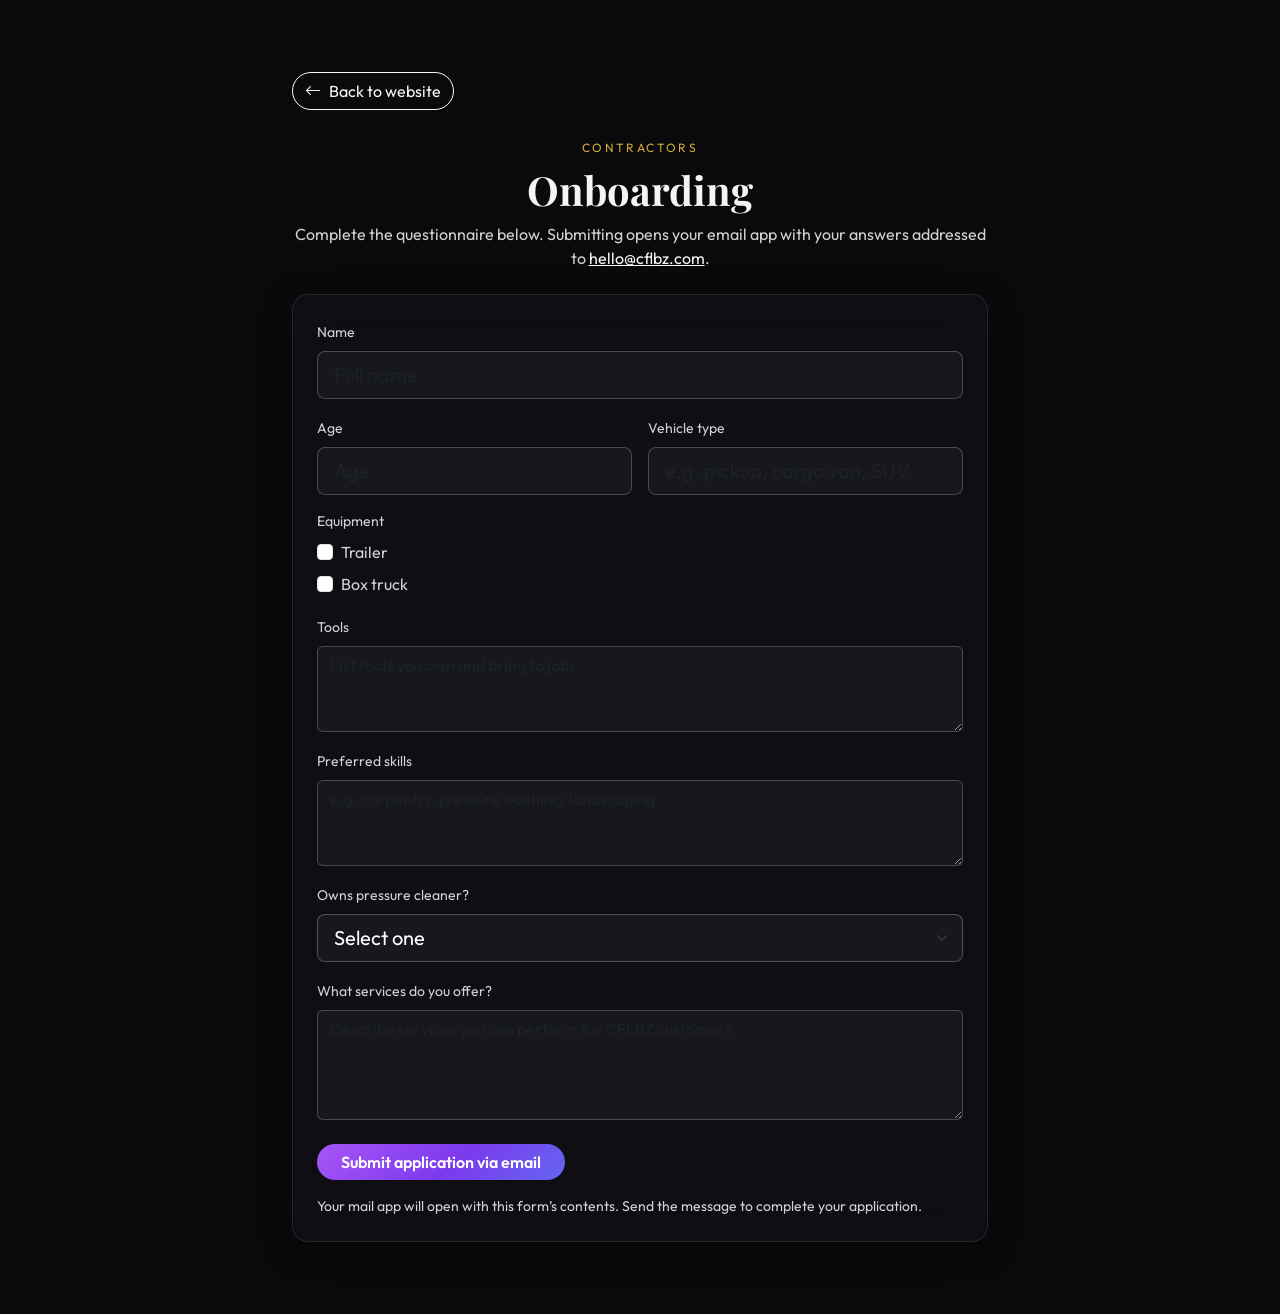
<file: onboarding.html>
<!DOCTYPE html>
<html lang="en">
<head>
  <meta charset="UTF-8">
  <meta name="viewport" content="width=device-width, initial-scale=1.0">
  <meta name="robots" content="noindex, nofollow">
  <meta name="description" content="Contractor onboarding — CFLBZ Central Florida Biz Services">
  <title>Onboarding | CFLBZ</title>
  <link rel="preconnect" href="https://fonts.googleapis.com">
  <link rel="preconnect" href="https://fonts.gstatic.com" crossorigin>
  <link href="https://fonts.googleapis.com/css2?family=Outfit:wght@300;400;500;600;700&family=Playfair+Display:ital,wght@0,600;0,700;1,600&display=swap" rel="stylesheet">
  <link href="https://cdn.jsdelivr.net/npm/bootstrap@5.3.3/dist/css/bootstrap.min.css" rel="stylesheet" integrity="sha384-QWTKZyjpPEjISv5WaRU9OFeRpok6YctnYmDr5pNlyT2bRjXh0JMhjY6hW+ALEwIH" crossorigin="anonymous">
  <link rel="stylesheet" href="https://cdn.jsdelivr.net/npm/bootstrap-icons@1.11.3/font/bootstrap-icons.min.css">
  <link rel="stylesheet" href="assets/css/style.css">
</head>
<body class="section-dark">
  <div class="container py-5 my-lg-4" style="max-width: 720px;">
    <a href="index.html" class="btn btn-outline-light rounded-pill mb-4"><i class="bi bi-arrow-left me-2"></i>Back to website</a>

    <div class="text-center mb-4">
      <span class="section-label">Contractors</span>
      <h1 class="section-title mt-2">Onboarding</h1>
      <p class="text-muted mb-0">Complete the questionnaire below. Submitting opens your email app with your answers addressed to <a href="mailto:hello@cflbz.com" class="link-light">hello@cflbz.com</a>.</p>
    </div>

    <form id="onboardingForm" class="glass-card p-4 rounded-4 border border-light border-opacity-10" novalidate>
      <div class="row g-3">
        <div class="col-12">
          <label for="onName" class="form-label small text-muted">Name</label>
          <input type="text" class="form-control form-control-lg bg-dark bg-opacity-50 border-light border-opacity-25 text-white" id="onName" name="name" required placeholder="Full name" autocomplete="name">
        </div>
        <div class="col-12 col-md-6">
          <label for="onAge" class="form-label small text-muted">Age</label>
          <input type="number" class="form-control form-control-lg bg-dark bg-opacity-50 border-light border-opacity-25 text-white" id="onAge" name="age" required min="18" max="99" placeholder="Age">
        </div>
        <div class="col-12 col-md-6">
          <label for="onVehicle" class="form-label small text-muted">Vehicle type</label>
          <input type="text" class="form-control form-control-lg bg-dark bg-opacity-50 border-light border-opacity-25 text-white" id="onVehicle" name="vehicle_type" required placeholder="e.g. pickup, cargo van, SUV">
        </div>
        <div class="col-12">
          <label class="form-label small text-muted d-block">Equipment</label>
          <div class="form-check mb-2">
            <input class="form-check-input" type="checkbox" name="trailer" id="onTrailer" value="yes">
            <label class="form-check-label text-muted" for="onTrailer">Trailer</label>
          </div>
          <div class="form-check">
            <input class="form-check-input" type="checkbox" name="box_truck" id="onBoxTruck" value="yes">
            <label class="form-check-label text-muted" for="onBoxTruck">Box truck</label>
          </div>
        </div>
        <div class="col-12">
          <label for="onTools" class="form-label small text-muted">Tools</label>
          <textarea class="form-control bg-dark bg-opacity-50 border-light border-opacity-25 text-white" id="onTools" name="tools" rows="3" required placeholder="List tools you own and bring to jobs"></textarea>
        </div>
        <div class="col-12">
          <label for="onSkills" class="form-label small text-muted">Preferred skills</label>
          <textarea class="form-control bg-dark bg-opacity-50 border-light border-opacity-25 text-white" id="onSkills" name="preferred_skills" rows="3" required placeholder="e.g. carpentry, pressure washing, landscaping"></textarea>
        </div>
        <div class="col-12">
          <label for="onPressure" class="form-label small text-muted">Owns pressure cleaner?</label>
          <select class="form-select form-select-lg bg-dark bg-opacity-50 border-light border-opacity-25 text-white" id="onPressure" name="owns_pressure_cleaner" required>
            <option value="" selected disabled>Select one</option>
            <option value="yes">Yes</option>
            <option value="no">No</option>
            <option value="access">Can access / rent when needed</option>
          </select>
        </div>
        <div class="col-12">
          <label for="onServices" class="form-label small text-muted">What services do you offer?</label>
          <textarea class="form-control bg-dark bg-opacity-50 border-light border-opacity-25 text-white" id="onServices" name="services_offered" rows="4" required placeholder="Describe services you can perform for CFLBZ customers"></textarea>
        </div>
        <div class="col-12 pt-2">
          <button type="submit" class="btn btn-primary rounded-pill px-4">Submit application via email</button>
          <p class="small text-muted mt-3 mb-0">Your mail app will open with this form’s contents. Send the message to complete your application.</p>
        </div>
      </div>
    </form>
  </div>

  <script src="https://cdn.jsdelivr.net/npm/bootstrap@5.3.3/dist/js/bootstrap.bundle.min.js" integrity="sha384-YvpcrYf0tY3lHB60NNkmXc5s9fDVZLESaAA55NDzOxhy9GkcIdslK1eN7N6jIeHz" crossorigin="anonymous"></script>
  <script src="assets/js/script.js"></script>
</body>
</html>
</file>
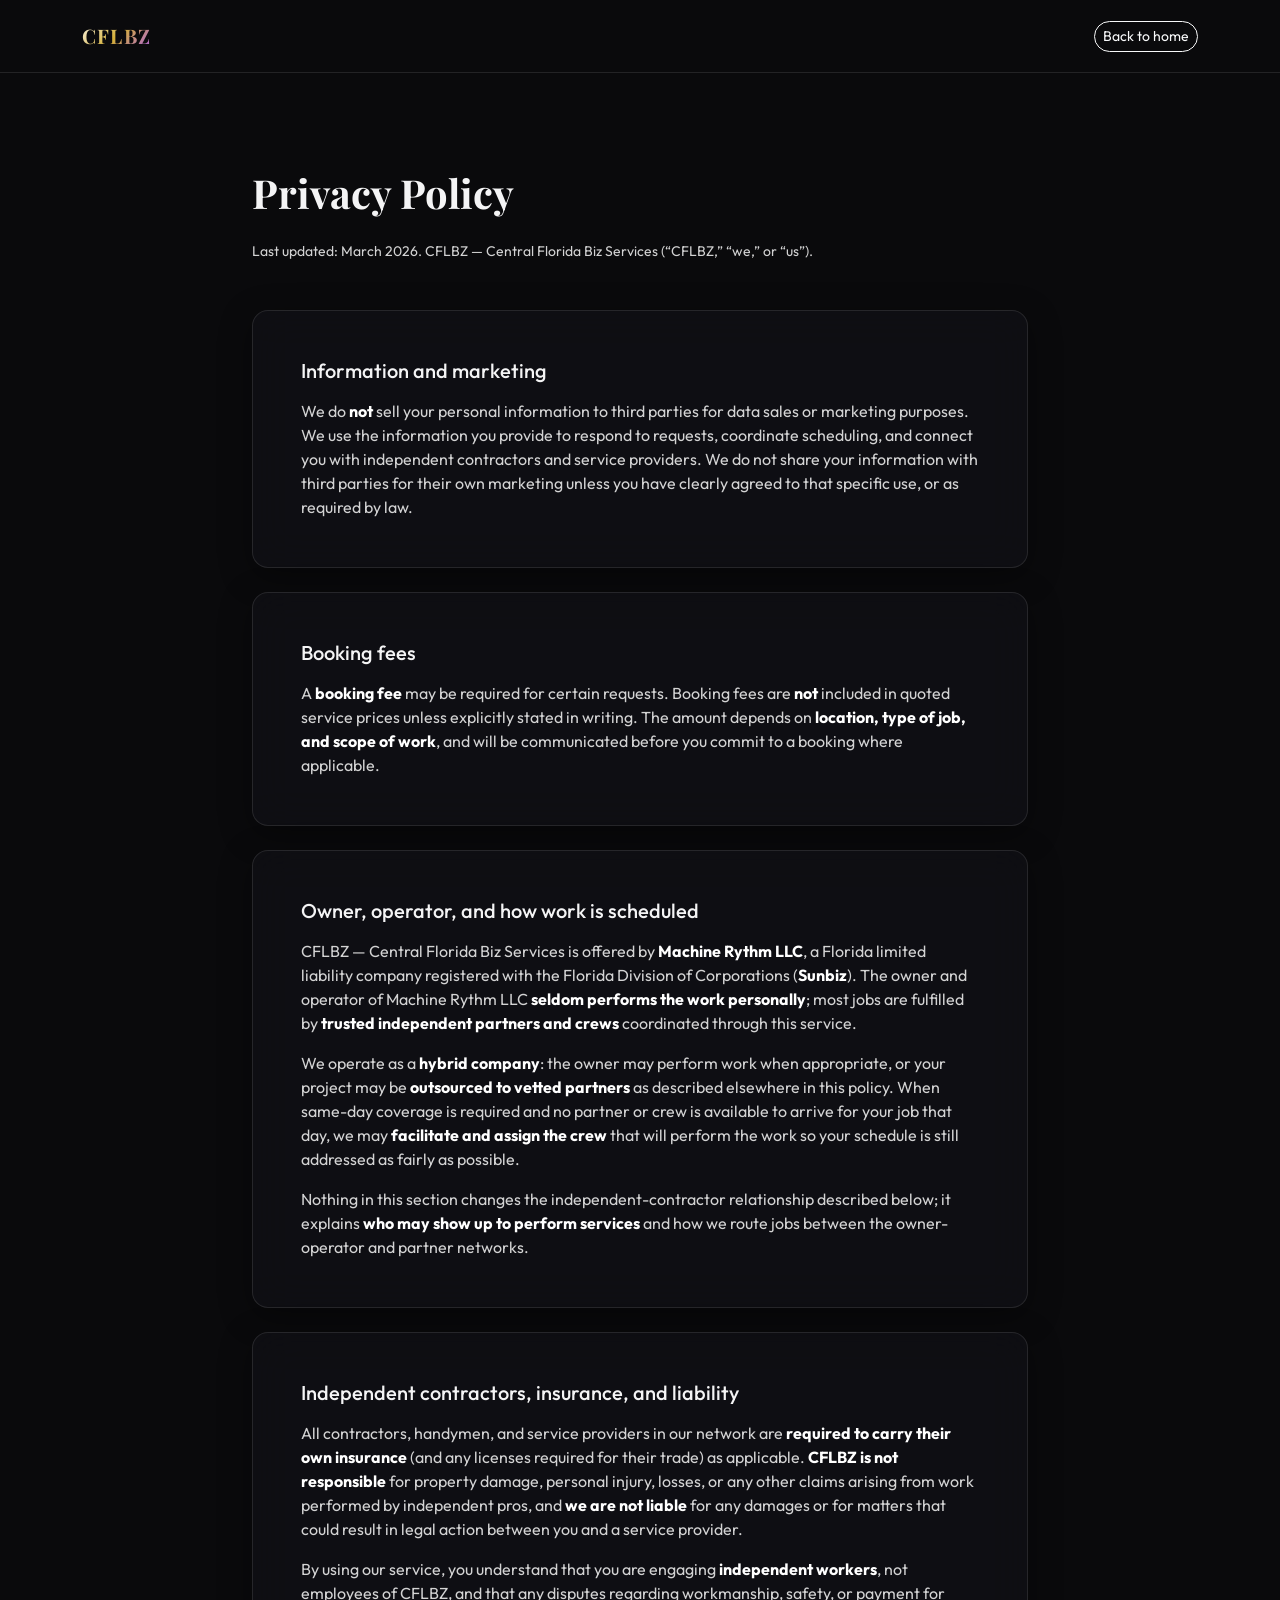
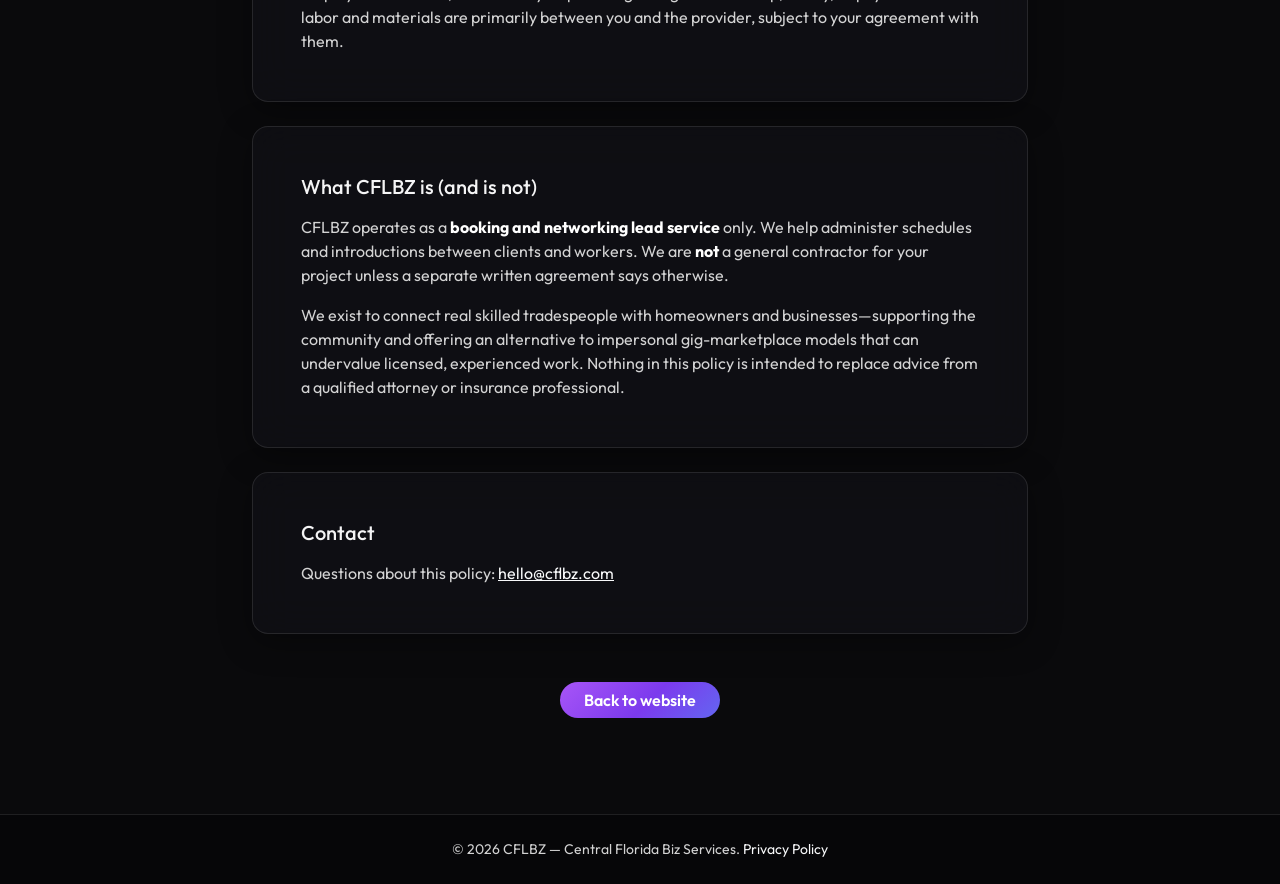
<file: privacy.html>
<!DOCTYPE html>
<html lang="en">
<head>
  <meta charset="UTF-8">
  <meta name="viewport" content="width=device-width, initial-scale=1.0">
  <meta name="description" content="Privacy Policy for CFLBZ — Central Florida Biz Services.">
  <title>Privacy Policy | CFLBZ</title>
  <link rel="preconnect" href="https://fonts.googleapis.com">
  <link rel="preconnect" href="https://fonts.gstatic.com" crossorigin>
  <link href="https://fonts.googleapis.com/css2?family=Outfit:wght@300;400;500;600;700&family=Playfair+Display:ital,wght@0,600;0,700;1,600&display=swap" rel="stylesheet">
  <link href="https://cdn.jsdelivr.net/npm/bootstrap@5.3.3/dist/css/bootstrap.min.css" rel="stylesheet" integrity="sha384-QWTKZyjpPEjISv5WaRU9OFeRpok6YctnYmDr5pNlyT2bRjXh0JMhjY6hW+ALEwIH" crossorigin="anonymous">
  <link rel="stylesheet" href="assets/css/style.css">
</head>
<body>
  <nav class="navbar navbar-dark border-bottom border-light border-opacity-10 py-3">
    <div class="container">
      <a class="navbar-brand fw-bold brand-glow" href="index.html">CFLBZ</a>
      <a href="index.html" class="btn btn-outline-light btn-sm rounded-pill">Back to home</a>
    </div>
  </nav>

  <main class="section-padding section-dark">
    <div class="container" style="max-width: 800px;">
      <h1 class="section-title mb-4">Privacy Policy</h1>
      <p class="text-muted small mb-5">Last updated: March 2026. CFLBZ — Central Florida Biz Services (“CFLBZ,” “we,” or “us”).</p>

      <div class="glass-card p-4 p-md-5 rounded-4 border border-light border-opacity-10 mb-4">
        <h2 class="h5 mb-3">Information and marketing</h2>
        <p class="text-muted mb-0">We do <strong class="text-white">not</strong> sell your personal information to third parties for data sales or marketing purposes. We use the information you provide to respond to requests, coordinate scheduling, and connect you with independent contractors and service providers. We do not share your information with third parties for their own marketing unless you have clearly agreed to that specific use, or as required by law.</p>
      </div>

      <div class="glass-card p-4 p-md-5 rounded-4 border border-light border-opacity-10 mb-4">
        <h2 class="h5 mb-3">Booking fees</h2>
        <p class="text-muted mb-0">A <strong class="text-white">booking fee</strong> may be required for certain requests. Booking fees are <strong class="text-white">not</strong> included in quoted service prices unless explicitly stated in writing. The amount depends on <strong class="text-white">location, type of job, and scope of work</strong>, and will be communicated before you commit to a booking where applicable.</p>
      </div>

      <div class="glass-card p-4 p-md-5 rounded-4 border border-light border-opacity-10 mb-4">
        <h2 class="h5 mb-3">Owner, operator, and how work is scheduled</h2>
        <p class="text-muted mb-3">CFLBZ — Central Florida Biz Services is offered by <strong class="text-white">Machine Rythm LLC</strong>, a Florida limited liability company registered with the Florida Division of Corporations (<strong class="text-white">Sunbiz</strong>). The owner and operator of Machine Rythm LLC <strong class="text-white">seldom performs the work personally</strong>; most jobs are fulfilled by <strong class="text-white">trusted independent partners and crews</strong> coordinated through this service.</p>
        <p class="text-muted mb-3">We operate as a <strong class="text-white">hybrid company</strong>: the owner may perform work when appropriate, or your project may be <strong class="text-white">outsourced to vetted partners</strong> as described elsewhere in this policy. When same-day coverage is required and no partner or crew is available to arrive for your job that day, we may <strong class="text-white">facilitate and assign the crew</strong> that will perform the work so your schedule is still addressed as fairly as possible.</p>
        <p class="text-muted mb-0">Nothing in this section changes the independent-contractor relationship described below; it explains <strong class="text-white">who may show up to perform services</strong> and how we route jobs between the owner-operator and partner networks.</p>
      </div>

      <div class="glass-card p-4 p-md-5 rounded-4 border border-light border-opacity-10 mb-4">
        <h2 class="h5 mb-3">Independent contractors, insurance, and liability</h2>
        <p class="text-muted mb-3">All contractors, handymen, and service providers in our network are <strong class="text-white">required to carry their own insurance</strong> (and any licenses required for their trade) as applicable. <strong class="text-white">CFLBZ is not responsible</strong> for property damage, personal injury, losses, or any other claims arising from work performed by independent pros, and <strong class="text-white">we are not liable</strong> for any damages or for matters that could result in legal action between you and a service provider.</p>
        <p class="text-muted mb-0">By using our service, you understand that you are engaging <strong class="text-white">independent workers</strong>, not employees of CFLBZ, and that any disputes regarding workmanship, safety, or payment for labor and materials are primarily between you and the provider, subject to your agreement with them.</p>
      </div>

      <div class="glass-card p-4 p-md-5 rounded-4 border border-light border-opacity-10 mb-4">
        <h2 class="h5 mb-3">What CFLBZ is (and is not)</h2>
        <p class="text-muted mb-3">CFLBZ operates as a <strong class="text-white">booking and networking lead service</strong> only. We help administer schedules and introductions between clients and workers. We are <strong class="text-white">not</strong> a general contractor for your project unless a separate written agreement says otherwise.</p>
        <p class="text-muted mb-0">We exist to connect real skilled tradespeople with homeowners and businesses—supporting the community and offering an alternative to impersonal gig-marketplace models that can undervalue licensed, experienced work. Nothing in this policy is intended to replace advice from a qualified attorney or insurance professional.</p>
      </div>

      <div class="glass-card p-4 p-md-5 rounded-4 border border-light border-opacity-10 mb-4">
        <h2 class="h5 mb-3">Contact</h2>
        <p class="text-muted mb-0">Questions about this policy: <a href="mailto:hello@cflbz.com" class="link-light">hello@cflbz.com</a></p>
      </div>

      <p class="text-center mt-5 mb-0">
        <a href="index.html" class="btn btn-primary rounded-pill px-4">Back to website</a>
      </p>
    </div>
  </main>

  <footer class="footer py-4 border-top border-light border-opacity-10">
    <div class="container text-center small text-muted">
      &copy; <span id="year"></span> CFLBZ — Central Florida Biz Services. <a href="privacy.html" class="link-light text-decoration-none">Privacy Policy</a>
    </div>
  </footer>

  <script src="https://cdn.jsdelivr.net/npm/bootstrap@5.3.3/dist/js/bootstrap.bundle.min.js" integrity="sha384-YvpcrYf0tY3lHB60NNkmXc5s9fDVZLESaAA55NDzOxhy9GkcIdslK1eN7N6jIeHz" crossorigin="anonymous"></script>
  <script src="assets/js/script.js"></script>
</body>
</html>
</file>
<file: assets/css/style.css>
/* CFLBZ — Luxury dark theme */
:root {
  --bg-deep: #0a0a0c;
  --bg-card: rgba(18, 18, 24, 0.65);
  --text-muted-custom: rgba(255, 255, 255, 0.82);
  --accent-purple: #a855f7;
  --accent-blue: #6366f1;
  --accent-gold: #d4af37;
  --glow: 0 0 32px rgba(168, 85, 247, 0.35);
  --glow-gold: 0 0 24px rgba(212, 175, 55, 0.25);
  --font-sans: "Outfit", system-ui, sans-serif;
  --font-display: "Playfair Display", Georgia, serif;
}

*,
*::before,
*::after {
  box-sizing: border-box;
}

html {
  scroll-behavior: smooth;
}

body {
  font-family: var(--font-sans);
  background: var(--bg-deep);
  color: #f4f4f5;
  overflow-x: hidden;
  word-wrap: break-word;
  overflow-wrap: break-word;
}

img,
svg,
video,
canvas {
  max-width: 100%;
  height: auto;
}

iframe {
  max-width: 100%;
}

a {
  overflow-wrap: anywhere;
}

/* Bootstrap .text-muted is gray for light UIs — brighten for dark theme readability */
.text-muted {
  color: rgba(255, 255, 255, 0.82) !important;
}

/* Hero + gallery captions: default white-50 is too faint on photos */
.text-white-50 {
  color: rgba(255, 255, 255, 0.78) !important;
}

.text-white-75 {
  color: rgba(255, 255, 255, 0.82) !important;
}

.text-accent {
  color: var(--accent-gold) !important;
}

code.text-accent {
  font-size: 0.8rem;
}

/* Navbar */
#mainNav {
  padding-top: 1rem;
  padding-bottom: 1rem;
  transition: background 0.4s ease, box-shadow 0.4s ease, padding 0.3s ease;
  background: transparent;
}

#mainNav.nav-scrolled {
  background: rgba(10, 10, 12, 0.92) !important;
  backdrop-filter: blur(16px);
  -webkit-backdrop-filter: blur(16px);
  box-shadow: 0 8px 32px rgba(0, 0, 0, 0.45);
  padding-top: 0.5rem;
  padding-bottom: 0.5rem;
}

#mainNav .nav-link {
  color: rgba(255, 255, 255, 0.88) !important;
  font-weight: 500;
  padding: 0.5rem 0.75rem !important;
  position: relative;
}

#mainNav .nav-link::after {
  content: "";
  position: absolute;
  left: 0.75rem;
  right: 0.75rem;
  bottom: 0.25rem;
  height: 2px;
  background: linear-gradient(90deg, var(--accent-purple), var(--accent-blue));
  transform: scaleX(0);
  transition: transform 0.25s ease;
}

#mainNav .nav-link:hover::after,
#mainNav .nav-link:focus::after {
  transform: scaleX(1);
}

.brand-glow {
  font-family: var(--font-display);
  letter-spacing: 0.06em;
  background: linear-gradient(135deg, #fff 0%, var(--accent-gold) 50%, var(--accent-purple) 100%);
  -webkit-background-clip: text;
  background-clip: text;
  -webkit-text-fill-color: transparent;
}

.nav-cta {
  box-shadow: var(--glow);
}

/* Hero */
.hero-wrap {
  min-height: 100vh;
  min-height: 100dvh;
  position: relative;
}

.hero-carousel {
  min-height: 100vh;
  min-height: 100dvh;
}

.hero-carousel .carousel-inner,
.hero-carousel .carousel-item {
  min-height: 100vh;
  min-height: 100dvh;
}

.hero-img {
  object-fit: cover;
  height: 100vh;
  height: 100dvh;
  min-height: 100%;
}

.hero-overlay {
  position: absolute;
  inset: 0;
  background: linear-gradient(
    180deg,
    rgba(10, 10, 12, 0.45) 0%,
    rgba(10, 10, 12, 0.65) 40%,
    rgba(10, 10, 12, 0.88) 100%
  );
  z-index: 1;
  pointer-events: none;
}

.hero-content {
  position: absolute;
  inset: 0;
  z-index: 2;
  display: flex;
  flex-direction: column;
  justify-content: center;
  align-items: center;
  padding-top: 4rem;
  padding-bottom: 4rem;
  padding-left: 1rem;
  padding-right: 1rem;
}

.hero-eyebrow {
  letter-spacing: 0.35em;
  font-size: 0.7rem;
  color: var(--accent-gold);
}

.hero-content h1 {
  font-family: var(--font-display);
  text-shadow: 0 4px 40px rgba(0, 0, 0, 0.6);
}

.hero-indicators {
  z-index: 3;
  margin-bottom: 2rem;
}

.hero-indicators [data-bs-target] {
  width: 10px;
  height: 10px;
  border-radius: 50%;
  border: none;
  background: rgba(255, 255, 255, 0.35);
  transition: transform 0.25s ease, background 0.25s ease;
}

.hero-indicators .active {
  background: linear-gradient(135deg, var(--accent-purple), var(--accent-blue));
  transform: scale(1.2);
}

.hero-carousel .carousel-control-prev,
.hero-carousel .carousel-control-next {
  z-index: 3;
  width: 8%;
  opacity: 0.7;
  transition: opacity 0.25s ease;
}

.hero-carousel .carousel-control-prev:hover,
.hero-carousel .carousel-control-next:hover {
  opacity: 1;
}

.animate-hero {
  opacity: 0;
  transform: translateY(24px);
  animation: heroIn 1s ease forwards;
  animation-delay: var(--delay, 0s);
}

@keyframes heroIn {
  to {
    opacity: 1;
    transform: translateY(0);
  }
}

.shadow-glow {
  box-shadow: var(--glow);
  border: none;
  background: linear-gradient(135deg, var(--accent-purple) 0%, #7c3aed 50%, var(--accent-blue) 100%);
  transition: transform 0.25s ease, box-shadow 0.25s ease;
}

.shadow-glow:hover {
  transform: translateY(-2px);
  box-shadow: 0 12px 40px rgba(168, 85, 247, 0.45);
  color: #fff;
}

.glass-btn {
  backdrop-filter: blur(12px);
  -webkit-backdrop-filter: blur(12px);
  border: 1px solid rgba(255, 255, 255, 0.35) !important;
  transition: background 0.25s ease, border-color 0.25s ease;
}

.glass-btn:hover {
  background: rgba(255, 255, 255, 0.12) !important;
  border-color: rgba(255, 255, 255, 0.55) !important;
  color: #fff !important;
}

/* Sections */
.section-padding {
  padding-top: 5rem;
  padding-bottom: 5rem;
}

@media (min-width: 992px) {
  .section-padding {
    padding-top: 6rem;
    padding-bottom: 6rem;
  }
}

.section-dark {
  background: var(--bg-deep);
}

.section-gradient {
  background: radial-gradient(ellipse 120% 80% at 50% -20%, rgba(99, 102, 241, 0.12), transparent 50%),
    radial-gradient(ellipse 80% 50% at 100% 50%, rgba(168, 85, 247, 0.08), transparent 45%),
    linear-gradient(180deg, #0c0c10 0%, #0a0a0c 100%);
}

.section-label {
  font-size: 0.75rem;
  text-transform: uppercase;
  letter-spacing: 0.2em;
  color: var(--accent-gold);
}

.section-title {
  font-family: var(--font-display);
  font-size: clamp(1.75rem, 4vw, 2.5rem);
  font-weight: 700;
}

/* Clickable service cards (Bootstrap stretched-link stacking) */
a.stretched-link.z-1 {
  z-index: 2;
}

/* Glass cards */
.glass-card {
  background: var(--bg-card);
  backdrop-filter: blur(20px);
  -webkit-backdrop-filter: blur(20px);
  box-shadow: 0 8px 32px rgba(0, 0, 0, 0.35);
  transition: transform 0.35s ease, box-shadow 0.35s ease, border-color 0.35s ease;
}

.glass-card:hover {
  transform: translateY(-6px);
  box-shadow: 0 16px 48px rgba(0, 0, 0, 0.45), 0 0 0 1px rgba(168, 85, 247, 0.15);
}

.icon-wrap {
  width: 52px;
  height: 52px;
  border-radius: 14px;
  display: flex;
  align-items: center;
  justify-content: center;
  background: linear-gradient(135deg, rgba(168, 85, 247, 0.25), rgba(99, 102, 241, 0.2));
  color: var(--accent-purple);
  font-size: 1.35rem;
}

.cta-mini {
  background: linear-gradient(145deg, rgba(168, 85, 247, 0.12), rgba(99, 102, 241, 0.08));
}

/* Why */
.why-check {
  flex-shrink: 0;
  width: 32px;
  height: 32px;
  border-radius: 8px;
  background: linear-gradient(135deg, var(--accent-purple), var(--accent-blue));
  display: flex;
  align-items: center;
  justify-content: center;
  color: #fff;
  font-size: 0.9rem;
}

.stat-box {
  background: rgba(255, 255, 255, 0.04);
  border: 1px solid rgba(255, 255, 255, 0.08);
}

.stat-num {
  font-size: 1.75rem;
  font-weight: 700;
  background: linear-gradient(90deg, var(--accent-gold), #fff);
  -webkit-background-clip: text;
  background-clip: text;
  -webkit-text-fill-color: transparent;
}

/* Experience section */
.experience-section {
  min-height: 50vh;
}

.experience-bg {
  position: absolute;
  inset: 0;
  background-image: url("../images/experience-bg.jpg");
  background-size: cover;
  background-position: center;
  transform: scale(1.02);
}

.experience-overlay {
  position: absolute;
  inset: 0;
  background: linear-gradient(
    180deg,
    rgba(10, 10, 12, 0.85) 0%,
    rgba(10, 10, 12, 0.55) 50%,
    rgba(10, 10, 12, 0.9) 100%
  );
  z-index: 0;
}

.experience-section .container {
  z-index: 1;
}

.text-shadow {
  text-shadow: 0 4px 24px rgba(0, 0, 0, 0.8);
}

.play-btn {
  width: 72px;
  height: 72px;
  transition: transform 0.3s ease, box-shadow 0.3s ease;
}

.play-btn:hover {
  transform: scale(1.08);
  box-shadow: var(--glow);
}

.play-btn.play-pulse {
  animation: pulseGlow 0.6s ease;
}

@keyframes pulseGlow {
  0%,
  100% {
    box-shadow: 0 4px 24px rgba(0, 0, 0, 0.2);
  }
  50% {
    box-shadow: 0 0 32px 8px rgba(168, 85, 247, 0.55);
  }
}

/* Booking calendar */
.calendar-embed iframe {
  min-height: 400px;
  background: #0a0a0a;
}

/* Footer */
.footer {
  background: #060608;
}

.social-link {
  display: inline-flex;
  align-items: center;
  justify-content: center;
  width: 44px;
  height: 44px;
  margin: 0 0.35rem;
  border-radius: 50%;
  color: rgba(255, 255, 255, 0.7);
  border: 1px solid rgba(255, 255, 255, 0.12);
  transition: color 0.25s ease, border-color 0.25s ease, box-shadow 0.25s ease, transform 0.25s ease;
}

.social-link:hover {
  color: var(--accent-gold);
  border-color: rgba(212, 175, 55, 0.4);
  box-shadow: var(--glow-gold);
  transform: translateY(-2px);
}

/* Scroll reveal */
.reveal {
  opacity: 0;
  transform: translateY(28px);
  transition: opacity 0.7s ease, transform 0.7s ease;
}

.reveal.visible {
  opacity: 1;
  transform: translateY(0);
}

/* Bootstrap overrides */
.btn-primary {
  background: linear-gradient(135deg, var(--accent-purple) 0%, #7c3aed 55%, var(--accent-blue) 100%);
  border: none;
  font-weight: 600;
}

.btn-primary:hover,
.btn-primary:focus {
  background: linear-gradient(135deg, #9333ea 0%, #6d28d9 50%, #4f46e5 100%);
  border: none;
}

.form-control:focus {
  border-color: var(--accent-purple);
  box-shadow: 0 0 0 0.2rem rgba(168, 85, 247, 0.2);
}

.link-light:hover {
  color: var(--accent-gold) !important;
}

@media (max-width: 991.98px) {
  #mainNav .navbar-collapse {
    background: rgba(10, 10, 12, 0.94);
    border: 1px solid rgba(255, 255, 255, 0.08);
    border-radius: 0.9rem;
    margin-top: 0.6rem;
    padding: 0.75rem;
  }
}

@media (max-width: 767.98px) {
  .hero-content {
    justify-content: flex-start;
    padding-top: 5.25rem;
    padding-bottom: 6.5rem;
  }

  .hero-carousel .carousel-control-prev,
  .hero-carousel .carousel-control-next {
    width: 12%;
  }

  .hero-indicators {
    margin-bottom: 1.1rem;
  }

  .hero-eyebrow {
    letter-spacing: 0.16em;
    font-size: 0.66rem;
  }

  .section-padding {
    padding-top: 4rem;
    padding-bottom: 4rem;
  }

  .why-list li {
    align-items: flex-start;
  }

  .stat-num {
    font-size: 1.45rem;
    line-height: 1.15;
  }

  .experience-section .container {
    padding-left: 0.9rem;
    padding-right: 0.9rem;
  }

  .experience-section .col-6 {
    padding-left: 0.4rem;
    padding-right: 0.4rem;
  }

  .social-link {
    width: 40px;
    height: 40px;
    margin: 0 0.2rem;
  }

  #booking .btn-lg {
    width: min(100%, 320px);
  }
}

@media (max-width: 575.98px) {
  .hero-content h1 {
    font-size: clamp(1.85rem, 10.8vw, 2.25rem);
    line-height: 1.16;
  }

  .hero-content .lead {
    font-size: 1rem;
  }

  .hero-content .btn-lg {
    width: min(100%, 320px);
    padding-left: 1.6rem !important;
    padding-right: 1.6rem !important;
  }

  .glass-card {
    backdrop-filter: blur(14px);
    -webkit-backdrop-filter: blur(14px);
  }

  .section-title {
    font-size: clamp(1.45rem, 7vw, 1.8rem);
    line-height: 1.25;
  }

  .section-label {
    letter-spacing: 0.12em;
  }

  .icon-wrap {
    width: 46px;
    height: 46px;
    border-radius: 12px;
    font-size: 1.15rem;
  }

  .calendar-embed iframe {
    min-height: 320px;
  }

  .footer .small {
    font-size: 0.78rem;
  }
}
</file>
